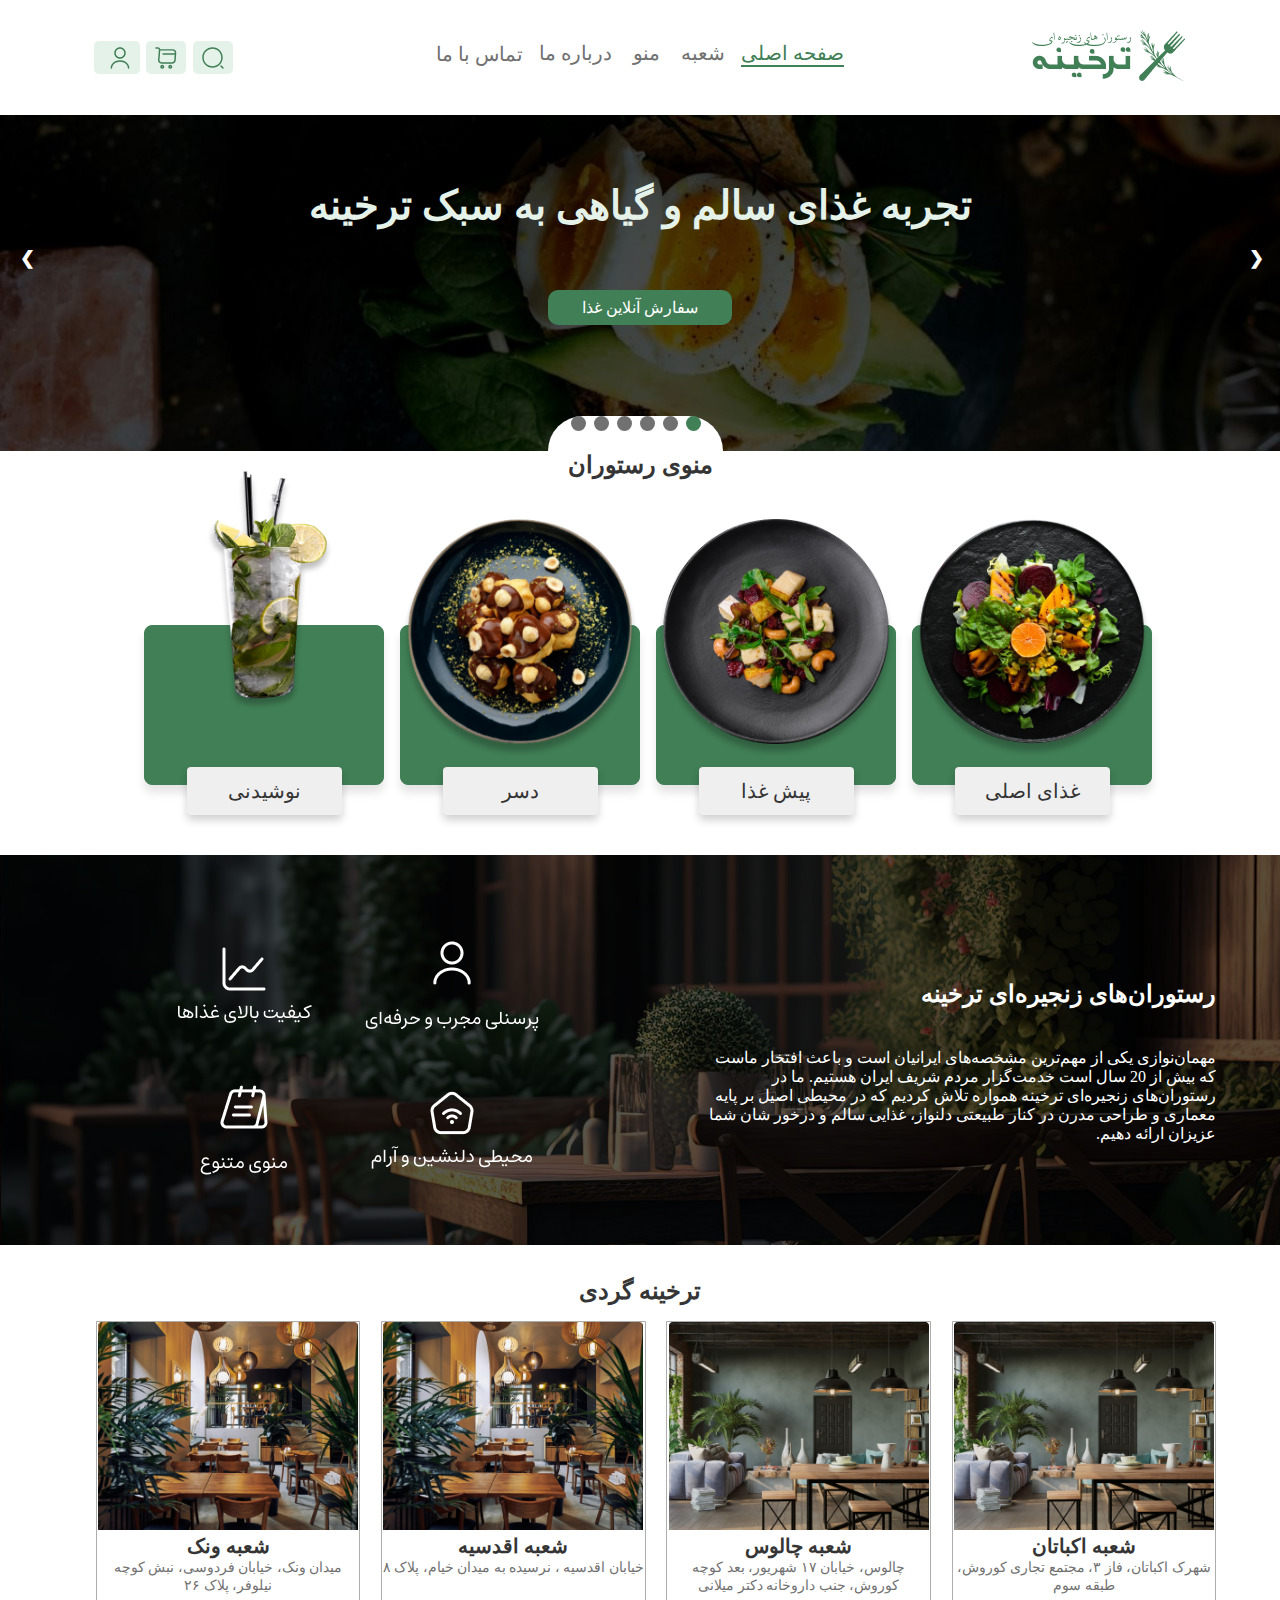
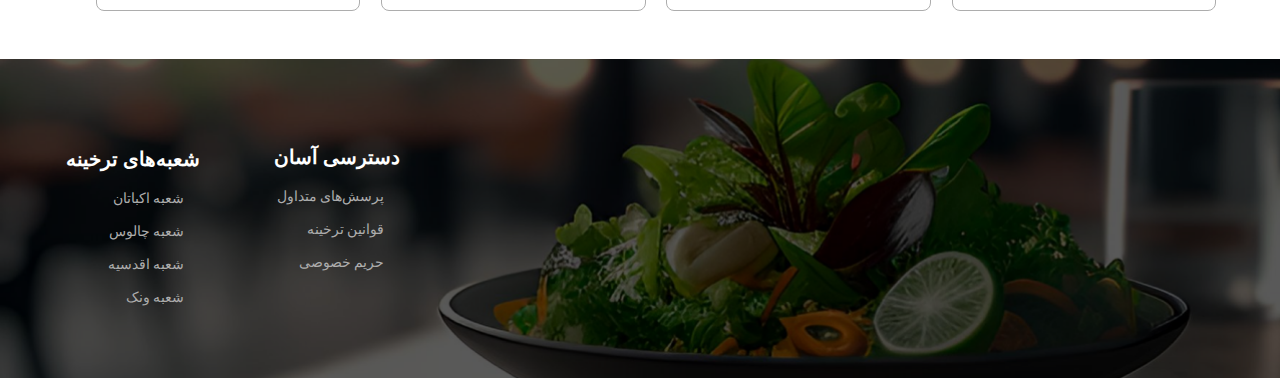
<file: index.html>
<!DOCTYPE html>
<html lang="en">
  <head>
    <meta charset="UTF-8" />
    <meta name="viewport" content="width=device-width, initial-scale=1.0" />
    <title>Main Page</title>
    <link rel="stylesheet" href="./designs/index.css" />
    <link
      rel="stylesheet"
      href="https://cdnjs.cloudflare.com/ajax/libs/font-awesome/6.4.2/css/all.min.css"
      integrity="sha512-z3gLpd7yknf1YoNbCzqRKc4qyor8gaKU1qmn+CShxbuBusANI9QpRohGBreCFkKxLhei6S9CQXFEbbKuqLg0DA=="
      crossorigin="anonymous"
      referrerpolicy="no-referrer"
    />
  </head>
  <body>
    <nav>
      <div class="logo">
        <img src="./designs/assets/Logo.png" alt="logo-tarkhine" />
      </div>
      <div class="header-state">
        <ul class="header-sections">
          <li class="main">
            <a
              href="./index.html"
              style="
                font-weight: 500;
                color: #417f56;
                border-bottom: 2px solid #417f56;
              "
              >صفحه اصلی</a
            >
          </li>
          <li class="branch">
            <a href="./branch.html">شعبه<i class="fas fa-chevron-down"></i></a>
            <div class="branch-items">
              <a href="./branch.html">اکباتان</a>
              <a>چالوس</a>
              <a>اقدسیه</a>
              <a>ونک</a>
            </div>
          </li>
          <li class="menu">
            <a href="">منو<i class="fas fa-chevron-down"></i></a>
            <div class="menu-items">
              <a href="./menu.html">غذای اصلی</a>
              <a href="./menu.html">پیش غذا</a>
              <a href="./menu.html">دسر</a>
              <a href="./menu.html">نوشیدنی</a>
            </div>
          </li>
          <li class="about-us">درباره ما</li>
          <li class="contact"><a href="contact.html">تماس با ما</a></li>
        </ul>
      </div>
      <div class="icons">
        <img
          src="./designs/assets/search-normal.svg"
          alt="search"
          class="search-btn"
        />
        <img src="./designs/assets/shopping-cart.svg" alt="shopping-cart" />
        <div class="user-icon-container">
          <div class="user-icon">
            <img src="./designs/assets/user.svg" alt="user" />
            <i class="fas fa-chevron-down"></i>
          </div>
          <div class="user-items">
            <!-- <a href="./profile.html"><img src="./designs/assets/userSVG.svg" alt="user-icon">پروفایل</a> -->
            <a href=""
              ><img src="./designs/assets/wallet-2.svg" alt="wallet-2" />پیگیری
              سفارش</a
            >
            <a href="./empty-interest.html"
              ><img src="./designs/assets/heartSVG.svg" alt="heart" />علاقه مندی
              ها</a
            >
            <a href=""
              ><img src="./designs/assets/locationSVG.svg" alt="location" />آدرس
              های من</a
            >
            <a href="" class="login"
              ><img src="./designs/assets/logoutSVG.svg" alt="logout" />ورود /
              ثبت نام</a
            >
          </div>
        </div>
      </div>
    </nav>
    <div class="backdrop">
      <div class="search-modal">
        <div class="search-title">
          <p>جستجو</p>
          <span>&times;</span>
        </div>
        <div class="search-content">
          <p>لطفا متن خود را تایپ و سپس دکمه Enter را بزنید.</p>
          <input type="search" name="search" id="search" placeholder="جستجو" />
          <img src="./designs/assets/search-black.svg" alt="" />
        </div>
      </div>
    </div>
    <div class="backdrop">
      <div class="modal">
        <div class="logo">
          <img src="./designs/assets/Logo.png" alt="logo" />
          <span class="close-modal">&times;</span>
        </div>
        <div class="login-title">
          <p>ورود / ثبت نام</p>
          <p class="desc">
            با وارد کردن شماره موبایل کد تاییدی برای شما ارسال خواهد شد.
          </p>
        </div>
        <fieldset>
          <legend>شماره همراه</legend>
          <input type="text" id="number" inputmode="numeric" pattern="[0-9]+" />
        </fieldset>
        <button disabled id="continue">ادامه</button>
        <p class="rules">
          ورود و عضویت در ترخینه به منزله قبول
          <a href="">قوانین و مقررات </a>است.
        </p>
      </div>
    </div>

    <section class="slider">
      <div class="list">
        <div class="slides fade">
          <img src="./designs/assets/Slider.png" alt="food-pic" />
        </div>
        <div class="slides fade">
          <img src="./designs/assets/slider-1.png" alt="food-pic" />
        </div>
        <div class="slides fade">
          <img src="./designs/assets/slider-2.jpg" alt="food-pic" />
        </div>
        <div class="slides fade">
          <img src="./designs/assets/slider-3.jpg" alt="food-pic" />
        </div>
        <div class="slides fade">
          <img src="./designs/assets/slider-4.jpg" alt="food-pic" />
        </div>
        <div class="slides fade">
          <img src="./designs/assets/slider-5.jpg" alt="food-pic" />
        </div>
      </div>
      <a href="#" class="prev">&#10094;</a>
      <a href="#" class="next">&#10095;</a>
      <div class="top-sec">
        <p class="slidebar-text">تجربه غذای سالم و گیاهی به سبک ترخینه</p>
      </div>
      <div class="button-container">
        <button class="order">سفارش آنلاین غذا</button>
      </div>

      <div class="bullets">
        <span class="dot active"></span>
        <span class="dot"></span>
        <span class="dot"></span>
        <span class="dot"></span>
        <span class="dot"></span>
        <span class="dot"></span>
      </div>
    </section>

    <section class="menu">
      <div class="title"><p>منوی رستوران</p></div>
      <div class="menu-container">
        <div class="menu-section">
          <img src="./designs/assets/main-course.png " alt="main-course" />
          <span class="img-container"></span>
          <button class="menu-btns"><a href="./menu.html">غذای اصلی</a></button>
        </div>

        <div class="menu-section">
          <img src="./designs/assets/appetizer.png " alt="appetizer" />
          <span class="img-container"></span>
          <button class="menu-btns">پیش غذا</button>
        </div>

        <div class="menu-section">
          <img src="./designs/assets/dessert.png" alt="dessert" />
          <span class="img-container"></span>
          <button class="menu-btns">دسر</button>
        </div>

        <div class="menu-section">
          <img class="drink-img" src="./designs/assets/drink.png" alt="drink" />
          <span class="img-container"></span>
          <button class="menu-btns">نوشیدنی</button>
        </div>
      </div>
    </section>

    <section class="about">
      <div class="right-sec">
        <p class="title">رستوران‌های زنجیره‌ای ترخینه</p>
        <p class="desc">
          مهمان‌نوازی یکی از مهم‌ترین مشخصه‌های ایرانیان است و باعث افتخار ماست
          که بیش از 20 سال است خدمت‌گزار مردم شریف ایران هستیم. ما در
          رستوران‌های زنجیره‌ای ترخینه همواره تلاش کردیم که در محیطی اصیل بر
          پایه معماری و طراحی مدرن در کنار طبیعتی دلنواز، غذایی سالم و درخور شان
          شما عزیزان ارائه دهیم.
        </p>
      </div>
      <div class="left-sec">
        <img src="./designs/assets/features.png" alt="" />
      </div>
    </section>

    <p class="branch-title">ترخینه گردی</p>
    <section class="branches">
      <div class="branch branch-one">
        <img
          class="branch-img"
          src="./designs/assets/chaloos.png"
          alt="ekbatan"
        />
        <p class="name">شعبه اکباتان</p>
        <span class="address"
          >شهرک اکباتان، فاز ۳، مجتمع تجاری کوروش، طبقه سوم</span
        >
      </div>

      <div class="branch branch-two">
        <img
          class="branch-img"
          src="./designs/assets/chaloos.png"
          alt="chaloos"
        />
        <p class="name">شعبه چالوس</p>
        <span class="address"
          >چالوس، خیابان ۱۷ شهریور، بعد کوچه کوروش، جنب داروخانه دکتر
          میلانی</span
        >
      </div>

      <div class="branch branch-three">
        <img
          class="branch-img"
          src="./designs/assets/aghdasie.png"
          alt="aghdasie"
        />
        <p class="name">شعبه اقدسیه</p>
        <span class="address"
          >خیابان اقدسیه ، نرسیده به میدان خیام، پلاک ۸</span
        >
      </div>

      <div class="branch branch-four">
        <img
          class="branch-img"
          src="./designs/assets/aghdasie.png"
          alt="aghdasie"
        />
        <p class="name">شعبه ونک</p>
        <span class="address"
          >میدان ونک، خیابان فردوسی، نبش کوچه نیلوفر، پلاک ۲۶</span
        >
      </div>
    </section>

    <footer>
      <div class="contact">
        <p class="title">دسترسی آسان</p>
        <a href="#">پرسش‌های متداول</a>
        <a href="#">قوانین ترخینه</a>
        <a href="#">حریم خصوصی</a>
      </div>
      <div class="footer-branch">
        <p class="title">شعبه‌های ترخینه</p>
        <a href="#">شعبه اکباتان</a>
        <a href="#">شعبه چالوس</a>
        <a href="#">شعبه اقدسیه</a>
        <a href="#">شعبه ونک</a>
      </div>
    </footer>
    <script src="./designs/js/index.js"></script>
  </body>
</html>
</file>
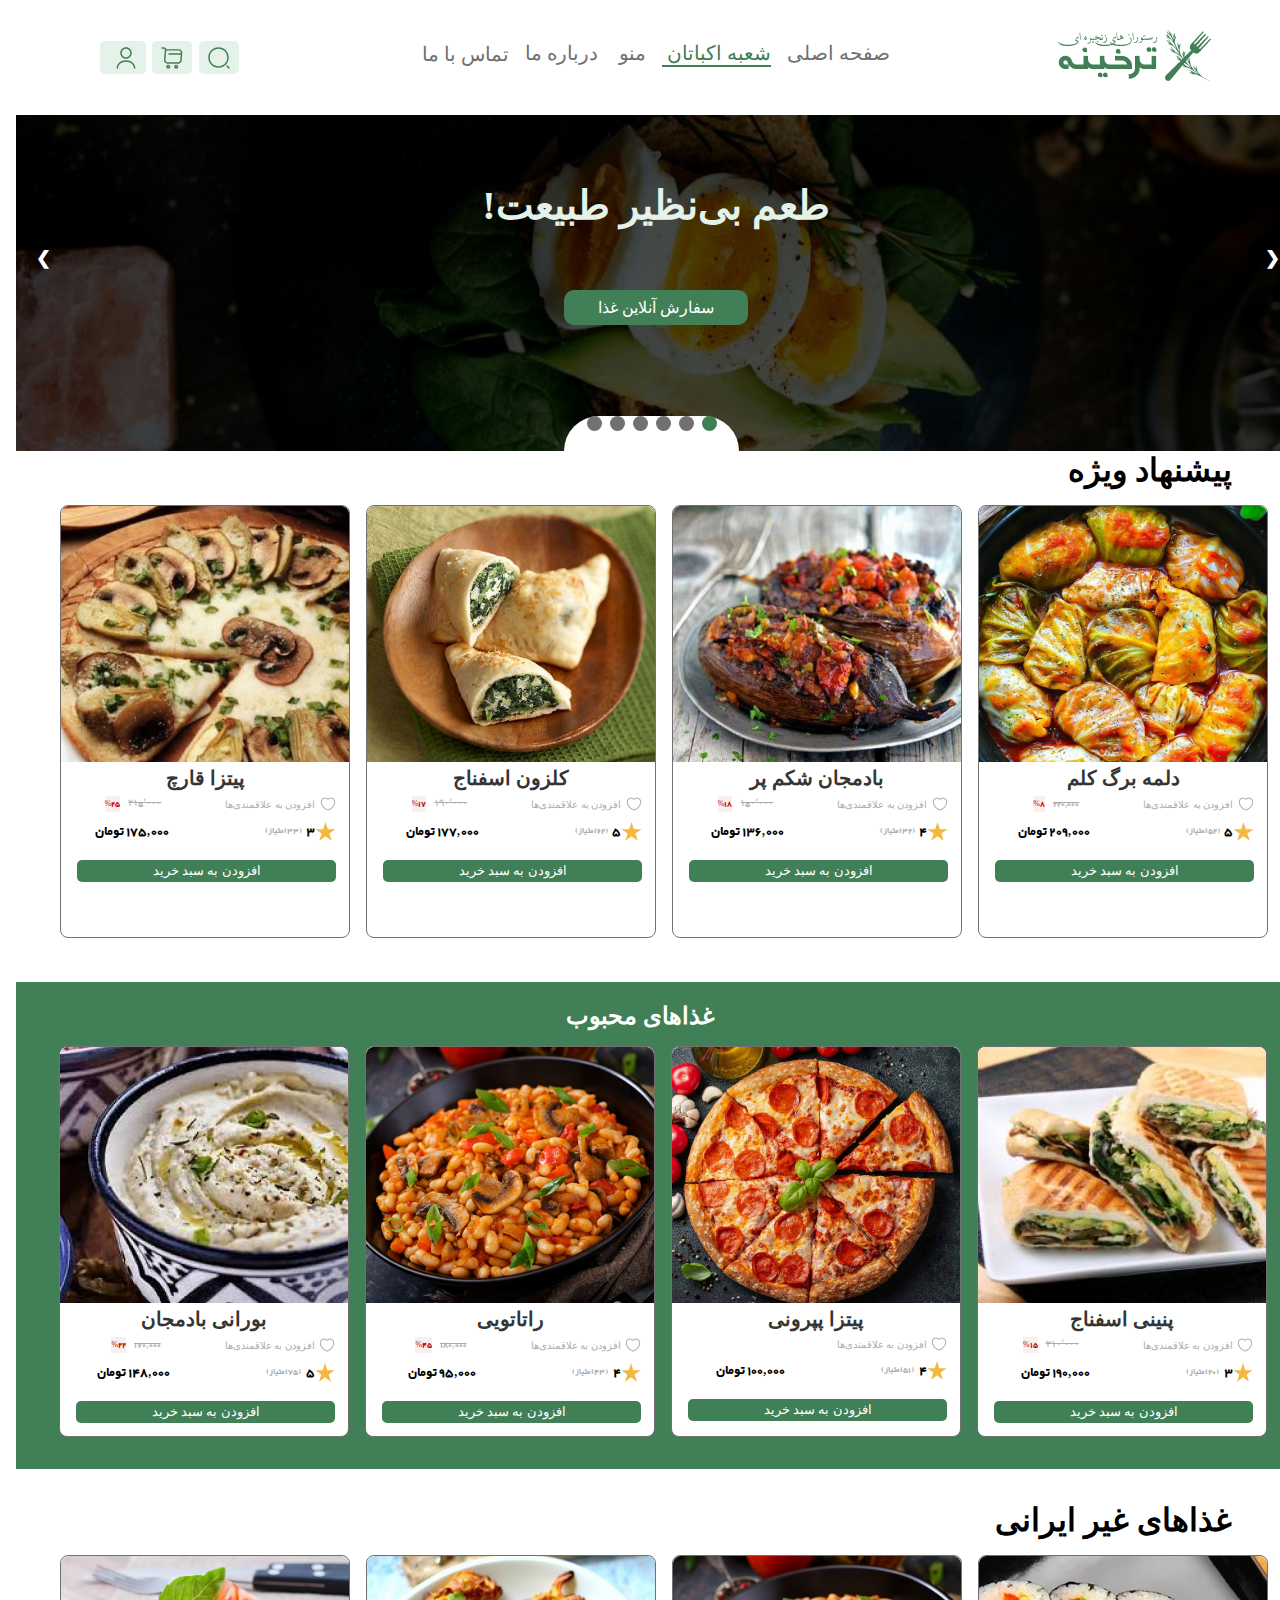
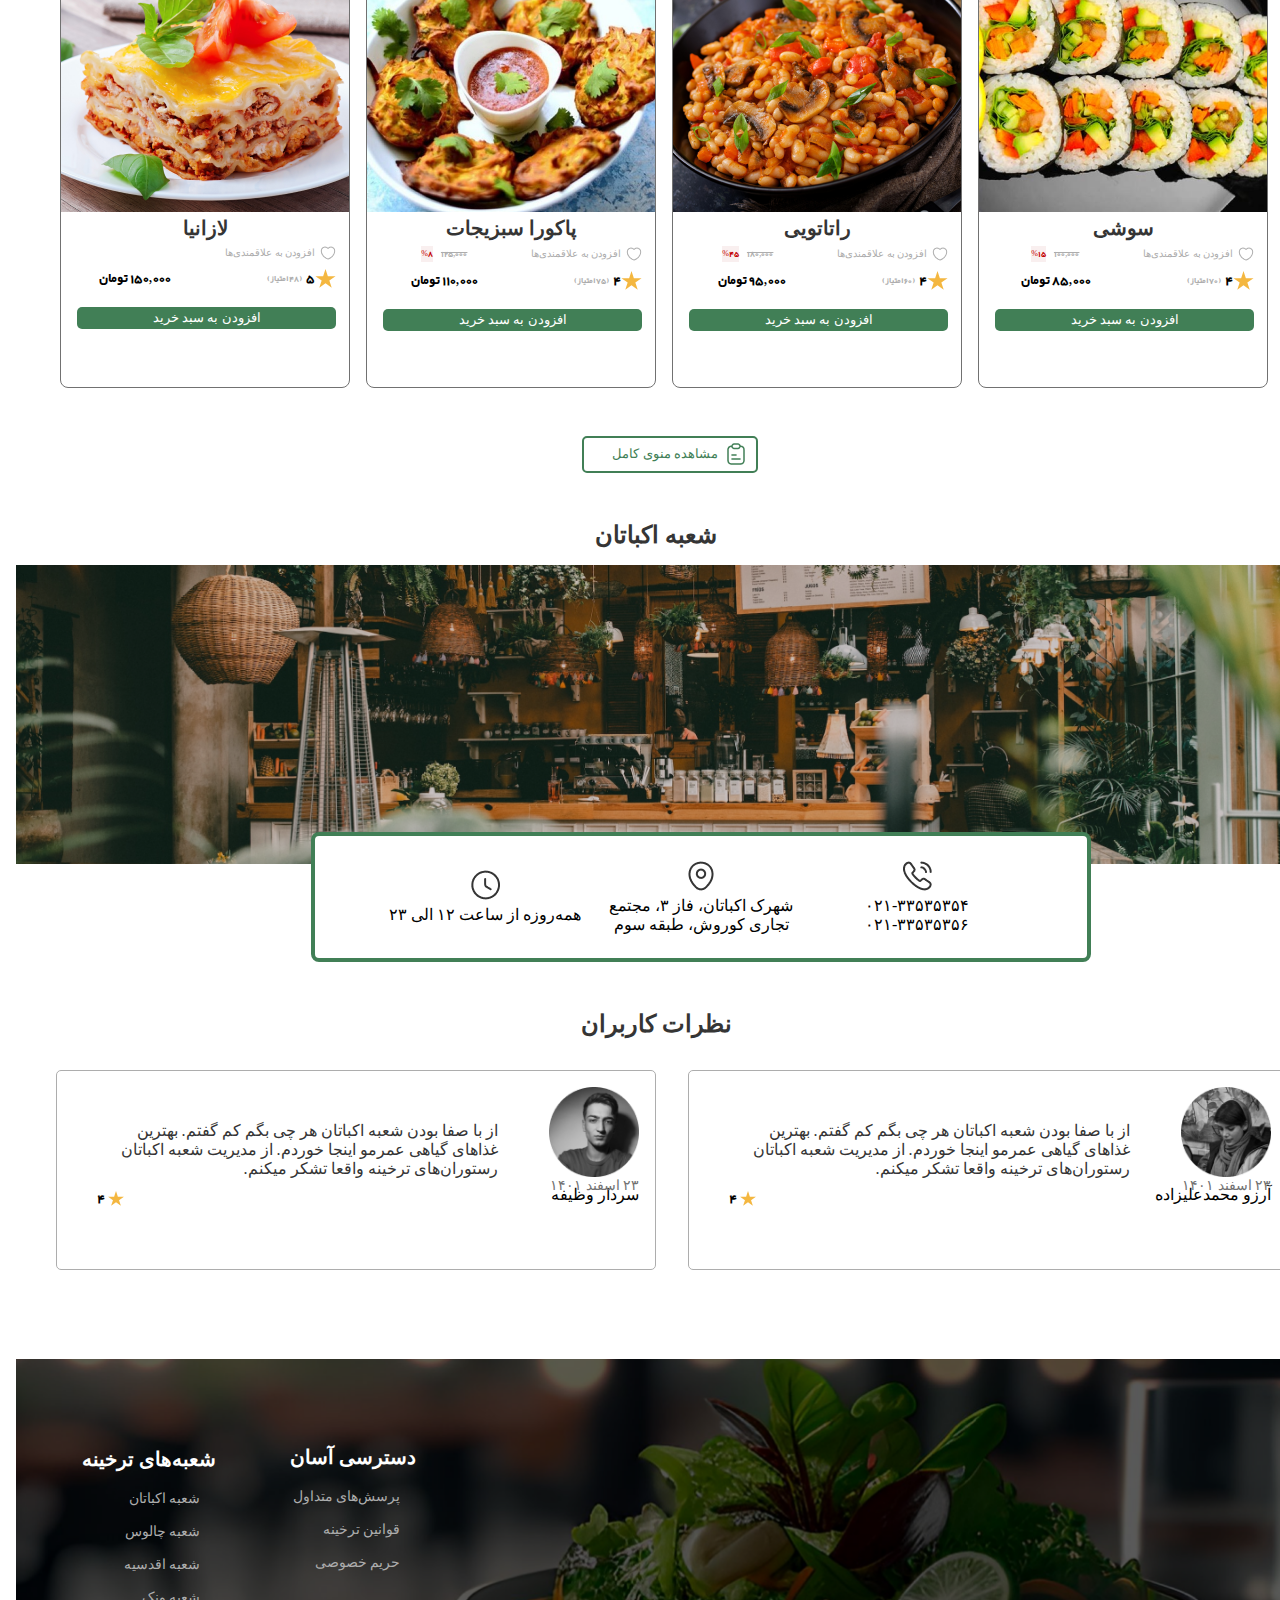
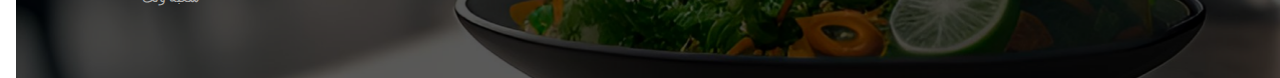
<file: branch.html>
<!DOCTYPE html>
<html lang="en">
  <head>
    <meta charset="UTF-8" />
    <meta name="viewport" content="width=device-width, initial-scale=1.0" />
    <title>Ekbatan branch</title>
    <link rel="stylesheet" href="./designs/branch.css" />
    <link
      rel="stylesheet"
      href="https://cdnjs.cloudflare.com/ajax/libs/font-awesome/6.4.2/css/all.min.css"
      integrity="sha512-z3gLpd7yknf1YoNbCzqRKc4qyor8gaKU1qmn+CShxbuBusANI9QpRohGBreCFkKxLhei6S9CQXFEbbKuqLg0DA=="
      crossorigin="anonymous"
      referrerpolicy="no-referrer"
    />
  </head>
  <body>
    <nav>
      <div class="logo">
        <img src="./designs/assets/Logo.png" alt="logo-tarkhine" />
      </div>
      <div class="header-state">
        <ul class="header-sections">
          <li class="main">
            <a href="./index.html">صفحه اصلی</a>
          </li>
          <li class="branch">
            <a
              href="./branch.html"
              style="
                font-weight: 500;
                color: #417f56;
                border-bottom: 2px solid #417f56;
              "
              >شعبه اکباتان<i class="fas fa-chevron-down"></i
            ></a>
            <div class="branch-items">
              <a>اکباتان</a>
              <a>چالوس</a>
              <a>اقدسیه</a>
              <a>ونک</a>
            </div>
          </li>
          <li class="menu">
            <a href="./menu.html">منو<i class="fas fa-chevron-down"></i></a>
            <div class="menu-items">
              <a href="./menu.html">غذای اصلی</a>
              <a href="./menu.html">پیش غذا</a>
              <a href="./menu.html">دسر</a>
              <a href="./menu.html">نوشیدنی</a>
            </div>
          </li>
          <li class="about-us">درباره ما</li>
          <li class="contact"><a href="contact.html">تماس با ما</a></li>
        </ul>
      </div>
      <div class="icons">
        <img src="./designs/assets/search-normal.svg" alt="search" />
        <img src="./designs/assets/shopping-cart.svg" alt="shopping-cart" />
        <div class="user-icon-container">
          <div class="user-icon">
            <img src="./designs/assets/user.svg" alt="user" />
            <i class="fas fa-chevron-down"></i>
          </div>
          <div class="user-items">
            <a href="./profile.html"
              ><img
                src="./designs/assets/userSVG.svg"
                alt="user-icon"
              />پروفایل</a
            >
            <a href=""
              ><img src="./designs/assets/wallet-2.svg" alt="wallet-2" />پیگیری
              سفارش</a
            >
            <a href="./empty-interest.html"
              ><img src="./designs/assets/heartSVG.svg" alt="heart" />علاقه مندی
              ها</a
            >
            <a href=""
              ><img src="./designs/assets/locationSVG.svg" alt="location" />آدرس
              های من</a
            >
            <a href=""
              ><img src="./designs/assets/logoutSVG.svg" alt="logout" />خروج از
              سایت</a
            >
          </div>
        </div>
      </div>
    </nav>
    <section class="slider">
      <div class="list">
        <div class="slides fade">
          <img src="./designs/assets/Slider.png" alt="food-pic" />
        </div>
        <div class="slides fade">
          <img src="./designs/assets/slider-1.png" alt="food-pic" />
        </div>
        <div class="slides fade">
          <img src="./designs/assets/slider-2.jpg" alt="food-pic" />
        </div>
        <div class="slides fade">
          <img src="./designs/assets/slider-3.jpg" alt="food-pic" />
        </div>
        <div class="slides fade">
          <img src="./designs/assets/slider-4.jpg" alt="food-pic" />
        </div>
        <div class="slides fade">
          <img src="./designs/assets/slider-5.jpg" alt="food-pic" />
        </div>
      </div>
      <a href="#" class="prev">&#10094;</a>
      <a href="#" class="next">&#10095;</a>
      <div class="top-section">
        <p class="slidebar-text">طعم بی‌نظیر طبیعت!</p>
      </div>
      <div class="button-container">
        <button class="order">سفارش آنلاین غذا</button>
      </div>

      <div class="bullets">
        <span class="dot active"></span>
        <span class="dot"></span>
        <span class="dot"></span>
        <span class="dot"></span>
        <span class="dot"></span>
        <span class="dot"></span>
      </div>
    </section>

    <h1>پیشنهاد ویژه</h1>

    <section class="special-box">
      <div class="box-container">
        <div class="slide-img">
          <img src="./designs/assets/special/dolme.png" alt="dolme" />
        </div>
        <p class="food-title">دلمه برگ کلم</p>
        <div class="top-sec">
          <div class="add-to-fav">
            <img src="./designs/assets/whiteHeart.png" alt="whiteHeart" />
            <p>افزودن به علاقمندی‌ها</p>
          </div>
          <div class="price-box">
            <p class="offprice">220,000</p>
            <span class="discount"><span>%</span>8</span>
          </div>
        </div>
        <div class="bottom-sec">
          <div class="star-box">
            <img src="./designs/assets/Star.svg" alt="Star" />
            <p class="star-number">5</p>
            <p class="star-point">(52 امتیاز)</p>
          </div>
          <p class="last-price">209,000 تومان</p>
        </div>
        <button class="add-to-cart">افزودن به سبد خرید</button>
      </div>
      <div class="box-container">
        <div class="slide-img">
          <img
            src="./designs/assets/special/bademjoon-shekampor.png"
            alt="bademjoon"
          />
        </div>
        <p class="food-title">بادمجان شکم پر</p>
        <div class="top-sec">
          <div class="add-to-fav">
            <img src="./designs/assets/whiteHeart.png" alt="whiteHeart" />
            <p>افزودن به علاقمندی‌ها</p>
          </div>
          <div class="price-box">
            <p class="offprice">۱۵۰٬۰۰۰</p>
            <span class="discount"><span>%</span>18</span>
          </div>
        </div>
        <div class="bottom-sec">
          <div class="star-box">
            <img src="./designs/assets/Star.svg" alt="Star" />
            <p class="star-number">4</p>
            <p class="star-point">(32 امتیاز)</p>
          </div>
          <p class="last-price">136,000 تومان</p>
        </div>
        <button class="add-to-cart">افزودن به سبد خرید</button>
      </div>
      <div class="box-container">
        <div class="slide-img">
          <img src="./designs/assets/special/kalzone.png" alt="kalzone" />
        </div>
        <p class="food-title">کلزون اسفناج</p>
        <div class="top-sec">
          <div class="add-to-fav">
            <img src="./designs/assets/whiteHeart.png" alt="whiteHeart" />
            <p>افزودن به علاقمندی‌ها</p>
          </div>
          <div class="price-box">
            <p class="offprice">۱۹۰٬۰۰۰</p>
            <span class="discount"><span>%</span>17</span>
          </div>
        </div>
        <div class="bottom-sec">
          <div class="star-box">
            <img src="./designs/assets/Star.svg" alt="Star" />
            <p class="star-number">5</p>
            <p class="star-point">(62 امتیاز)</p>
          </div>
          <p class="last-price">177,000 تومان</p>
        </div>
        <button class="add-to-cart">افزودن به سبد خرید</button>
      </div>
      <div class="box-container">
        <div class="slide-img">
          <img
            src="./designs/assets/special/pizza-gharch.png"
            alt="pizza-gharch"
          />
        </div>
        <p class="food-title">پیتزا قارچ</p>
        <div class="top-sec">
          <div class="add-to-fav">
            <img src="./designs/assets/whiteHeart.png" alt="whiteHeart" />
            <p>افزودن به علاقمندی‌ها</p>
          </div>
          <div class="price-box">
            <p class="offprice">۲۱۵٬۰۰۰</p>
            <span class="discount"><span>%</span>25</span>
          </div>
        </div>
        <div class="bottom-sec">
          <div class="star-box">
            <img src="./designs/assets/Star.svg" alt="Star" />
            <p class="star-number">3</p>
            <p class="star-point">(33 امتیاز)</p>
          </div>
          <p class="last-price">175,000 تومان</p>
        </div>
        <button class="add-to-cart">افزودن به سبد خرید</button>
      </div>
    </section>
    <h2 class="fav-title">غذاهای محبوب</h2>
    <section class="fav-box">
      <div class="box-container">
        <div class="slide-img">
          <img src="./designs/assets/special/fav/peniny.png" alt="peniny" />
        </div>
        <p class="food-title">پنینی اسفناج</p>
        <div class="top-sec">
          <div class="add-to-fav">
            <img src="./designs/assets/whiteHeart.png" alt="whiteHeart" />
            <p>افزودن به علاقمندی‌ها</p>
          </div>
          <div class="price-box">
            <p class="offprice">۲۱۰٬۰۰۰</p>
            <span class="discount"><span>%</span>15</span>
          </div>
        </div>
        <div class="bottom-sec">
          <div class="star-box">
            <img src="./designs/assets/Star.svg" alt="Star" />
            <p class="star-number">3</p>
            <p class="star-point">(20 امتیاز)</p>
          </div>
          <p class="last-price">190,000 تومان</p>
        </div>
        <button class="add-to-cart">افزودن به سبد خرید</button>
      </div>
      <div class="box-container">
        <div class="slide-img">
          <img src="./designs/assets/special/fav/peperoni.png" alt="peperoni" />
        </div>
        <p class="food-title">پیتزا پپرونی</p>
        <div class="top-sec">
          <div class="add-to-fav">
            <img src="./designs/assets/whiteHeart.png" alt="whiteHeart" />
            <p>افزودن به علاقمندی‌ها</p>
          </div>
        </div>
        <div class="bottom-sec">
          <div class="star-box">
            <img src="./designs/assets/Star.svg" alt="Star" />
            <p class="star-number">4</p>
            <p class="star-point">(51 امتیاز)</p>
          </div>
          <p class="last-price">100,000 تومان</p>
        </div>
        <button class="add-to-cart">افزودن به سبد خرید</button>
      </div>
      <div class="box-container">
        <div class="slide-img">
          <img src="./designs/assets/special/fav/ratatoyi.png" alt="kalzone" />
        </div>
        <p class="food-title">راتاتویی</p>
        <div class="top-sec">
          <div class="add-to-fav">
            <img src="./designs/assets/whiteHeart.png" alt="whiteHeart" />
            <p>افزودن به علاقمندی‌ها</p>
          </div>
          <div class="price-box">
            <p class="offprice">180,000</p>
            <span class="discount"><span>%</span>45</span>
          </div>
        </div>
        <div class="bottom-sec">
          <div class="star-box">
            <img src="./designs/assets/Star.svg" alt="Star" />
            <p class="star-number">4</p>
            <p class="star-point">(43 امتیاز)</p>
          </div>
          <p class="last-price">95,000 تومان</p>
        </div>
        <button class="add-to-cart">افزودن به سبد خرید</button>
      </div>
      <div class="box-container">
        <div class="slide-img">
          <img src="./designs/assets/special/fav/borani.png" alt="borani" />
        </div>
        <p class="food-title">بورانی بادمجان</p>
        <div class="top-sec">
          <div class="add-to-fav">
            <img src="./designs/assets/whiteHeart.png" alt="whiteHeart" />
            <p>افزودن به علاقمندی‌ها</p>
          </div>
          <div class="price-box">
            <p class="offprice">170,000</p>
            <span class="discount"><span>%</span>22</span>
          </div>
        </div>
        <div class="bottom-sec">
          <div class="star-box">
            <img src="./designs/assets/Star.svg" alt="Star" />
            <p class="star-number">5</p>
            <p class="star-point">(75 امتیاز)</p>
          </div>
          <p class="last-price">148,000 تومان</p>
        </div>
        <button class="add-to-cart">افزودن به سبد خرید</button>
      </div>
    </section>
    <h1>غذاهای غیر ایرانی</h1>
    <div class="carousel-container">
      <section class="foreign-box">
        <div class="box-container">
          <div class="slide-img">
            <img src="./designs/assets/special/foreign/sushi.png" alt="sushi" />
          </div>
          <p class="food-title">سوشی</p>
          <div class="top-sec">
            <div class="add-to-fav">
              <img src="./designs/assets/whiteHeart.png" alt="whiteHeart" />
              <p>افزودن به علاقمندی‌ها</p>
            </div>
            <div class="price-box">
              <p class="offprice">100,000</p>
              <span class="discount"><span>%</span>15</span>
            </div>
          </div>
          <div class="bottom-sec">
            <div class="star-box">
              <img src="./designs/assets/Star.svg" alt="Star" />
              <p class="star-number">4</p>
              <p class="star-point">(70 امتیاز)</p>
            </div>
            <p class="last-price">85,000 تومان</p>
          </div>
          <button class="add-to-cart">افزودن به سبد خرید</button>
        </div>
        <div class="box-container">
          <div class="slide-img">
            <img
              src="./designs/assets/special/fav/ratatoyi.png"
              alt="ratatoyi"
            />
          </div>
          <p class="food-title">راتاتویی</p>
          <div class="top-sec">
            <div class="add-to-fav">
              <img src="./designs/assets/whiteHeart.png" alt="whiteHeart" />
              <p>افزودن به علاقمندی‌ها</p>
            </div>
            <div class="price-box">
              <p class="offprice">180,000</p>
              <span class="discount"><span>%</span>45</span>
            </div>
          </div>
          <div class="bottom-sec">
            <div class="star-box">
              <img src="./designs/assets/Star.svg" alt="Star" />
              <p class="star-number">4</p>
              <p class="star-point">(60 امتیاز)</p>
            </div>
            <p class="last-price">95,000 تومان</p>
          </div>
          <button class="add-to-cart">افزودن به سبد خرید</button>
        </div>
        <div class="box-container">
          <div class="slide-img">
            <img
              src="./designs/assets/special/foreign/pakora.png"
              alt="pakora"
            />
          </div>
          <p class="food-title">پاکورا سبزیجات</p>
          <div class="top-sec">
            <div class="add-to-fav">
              <img src="./designs/assets/whiteHeart.png" alt="whiteHeart" />
              <p>افزودن به علاقمندی‌ها</p>
            </div>
            <div class="price-box">
              <p class="offprice">125,000</p>
              <span class="discount"><span>%</span>8</span>
            </div>
          </div>
          <div class="bottom-sec">
            <div class="star-box">
              <img src="./designs/assets/Star.svg" alt="Star" />
              <p class="star-number">4</p>
              <p class="star-point">(75 امتیاز)</p>
            </div>
            <p class="last-price">110,000 تومان</p>
          </div>
          <button class="add-to-cart">افزودن به سبد خرید</button>
        </div>
        <div class="box-container">
          <div class="slide-img">
            <img
              src="./designs/assets/special/foreign/lasania.png"
              alt="lasania"
            />
          </div>
          <p class="food-title">لازانیا</p>
          <div class="top-sec">
            <div class="add-to-fav">
              <img src="./designs/assets/whiteHeart.png" alt="whiteHeart" />
              <p>افزودن به علاقمندی‌ها</p>
            </div>
          </div>
          <div class="bottom-sec">
            <div class="star-box">
              <img src="./designs/assets/Star.svg" alt="Star" />
              <p class="star-number">5</p>
              <p class="star-point">(48 امتیاز)</p>
            </div>
            <p class="last-price">150,000 تومان</p>
          </div>
          <button class="add-to-cart">افزودن به سبد خرید</button>
        </div>
      </section>
    </div>

    <div class="go-to-menu">
      <a href="./menu.html">
        <img src="./designs/assets/note.png" alt="note" />
        <button>مشاهده منوی کامل</button>
      </a>
    </div>

    <h2>شعبه اکباتان</h2>
    <img
      class="branch-picture"
      src="./designs/assets/ekbatan-branch.png"
      alt="Ekbatan"
    />

    <div class="branch-info">
      <div class="phone">
        <img src="./designs/assets/call-calling.png" alt="call-icon" />
        <p class="phoneNumber">۰۲۱-۳۳۵۳۵۳۵۴</p>
        <p class="phoneNumber">۰۲۱-۳۳۵۳۵۳۵۶</p>
      </div>
      <div class="location">
        <img src="./designs/assets/location.png" alt="location-icon" />
        <p class="address">شهرک اکباتان، فاز ۳، مجتمع تجاری کوروش، طبقه سوم</p>
      </div>
      <div class="hours">
        <img src="./designs/assets/clock.png" alt="clock-icon" />
        <p class="hours">همه‌روزه از ساعت ۱۲ الی ۲۳</p>
      </div>
    </div>

    <h2>نظرات کاربران</h2>

    <section class="customer-preview">
      <div class="customer">
        <div class="profile">
          <img src="./designs/assets/profile-1.png" alt="profile-pic" />
          <p class="pic-name">آرزو محمدعلیزاده</p>
        </div>
        <p class="opinion">
          از با صفا بودن شعبه اکباتان هر چی بگم کم گفتم. بهترین غذاهای گیاهی
          عمرمو اینجا خوردم. از مدیریت شعبه اکباتان رستوران‌های ترخینه واقعا
          تشکر میکنم.
        </p>
        <div class="date-container">
          <p class="date">۲۳ اسفند ۱۴۰۱</p>
          <p class="star-rate">
            <img src="./designs/assets/Star.svg" alt="Star" />4
          </p>
        </div>
      </div>

      <div class="customer">
        <div class="profile">
          <img src="./designs/assets/profile-2.png" alt="profile-pic" />
          <p class="pic-name">سردار وظیفه</p>
        </div>
        <p class="opinion">
          از با صفا بودن شعبه اکباتان هر چی بگم کم گفتم. بهترین غذاهای گیاهی
          عمرمو اینجا خوردم. از مدیریت شعبه اکباتان رستوران‌های ترخینه واقعا
          تشکر میکنم.
        </p>
        <div class="date-container">
          <p class="date">۲۳ اسفند ۱۴۰۱</p>
          <p class="star-rate">
            <img src="./designs/assets/Star.svg" alt="Star" />4
          </p>
        </div>
      </div>
    </section>
    <footer>
      <div class="contact">
        <p class="title">دسترسی آسان</p>
        <a href="#">پرسش‌های متداول</a>
        <a href="#">قوانین ترخینه</a>
        <a href="#">حریم خصوصی</a>
      </div>
      <div class="footer-branch">
        <p class="title">شعبه‌های ترخینه</p>
        <a href="#">شعبه اکباتان</a>
        <a href="#">شعبه چالوس</a>
        <a href="#">شعبه اقدسیه</a>
        <a href="#">شعبه ونک</a>
      </div>
    </footer>
  </body>
  <script src="./designs/js/branch.js"></script>
</html>
</file>
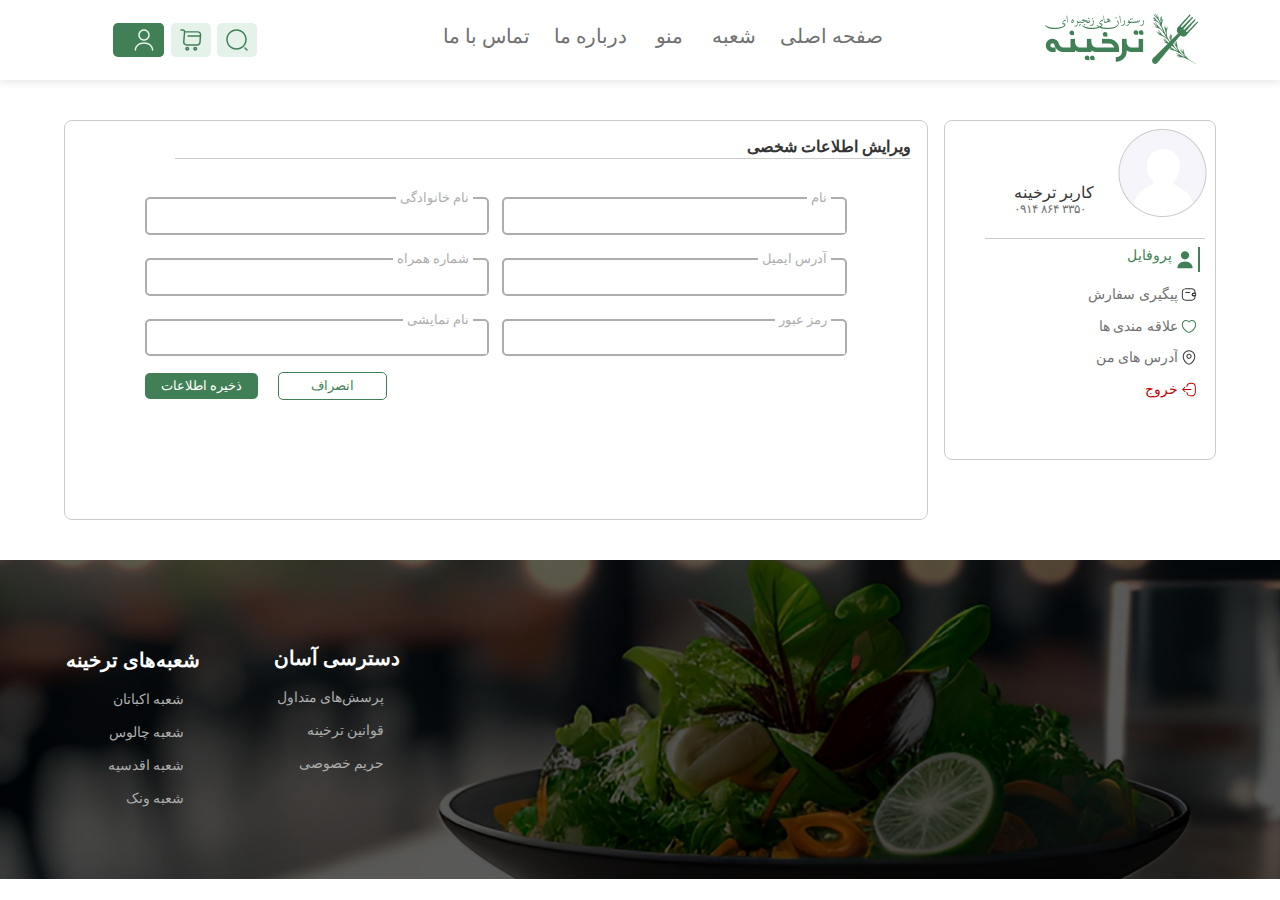
<file: edit-profile.html>
<!DOCTYPE html>
<html lang="en">
  <head>
    <meta charset="UTF-8" />
    <meta name="viewport" content="width=device-width, initial-scale=1.0" />
    <title>Edit Profile</title>
    <link rel="stylesheet" href="./designs/edit-profile.css" />
  </head>
  <body>
    <nav>
      <div class="logo">
        <img src="./designs/assets/Logo.png" alt="logo-tarkhine" />
      </div>
      <div class="header-state">
        <ul class="header-sections">
          <li class="main">
            <a href="./index.html" style="color: #717171">صفحه اصلی</a>
          </li>
          <li class="branch">
            <a href="./branch.html">شعبه<i class="fas fa-chevron-down"></i></a>
            <div class="branch-items">
              <a>اکباتان</a>
              <a>چالوس</a>
              <a>اقدسیه</a>
              <a>ونک</a>
            </div>
          </li>
          <li class="menu">
            <a href="./menu.html">منو<i class="fas fa-chevron-down"></i></a>
            <div class="menu-items">
              <a href="">غذای اصلی</a>
              <a href="">پیش غذا</a>
              <a href="">دسر</a>
              <a href="">نوشیدنی</a>
            </div>
          </li>
          <li class="about-us">درباره ما</li>
          <li class="contact"><a href="contact.html">تماس با ما</a></li>
        </ul>
      </div>
      <div class="icons">
        <img src="./designs/assets/search-normal.svg" alt="search" />
        <img src="./designs/assets/shopping-cart.svg" alt="shopping-cart" />
        <div class="user-icon-container">
          <div class="user-icon">
            <img src="./designs/assets/userWhite.svg" alt="user" />
            <i class="fas fa-chevron-down"></i>
          </div>
          <div class="user-items">
            <a href="./profile.html"
              ><img
                src="./designs/assets/userSVG.svg"
                alt="user-icon"
              />پروفایل</a
            >
            <a href=""
              ><img src="./designs/assets/wallet-2.svg" alt="wallet-2" />پیگیری
              سفارش</a
            >
            <a href=""
              ><img src="./designs/assets/heartSVG.svg" alt="heart" />علاقه مندی
              ها</a
            >
            <a href=""
              ><img src="./designs/assets/locationSVG.svg" alt="location" />آدرس
              های من</a
            >
            <a href=""
              ><img src="./designs/assets/logoutSVG.svg" alt="logout" />خروج از
              سایت</a
            >
          </div>
        </div>
      </div>
    </nav>

    <section class="profile">
      <div class="profile-container">
        <div class="panel-group">
          <div class="avatar">
            <img src="./designs/assets/Ellipse 18.jpg" alt="profile-pic" />
            <div class="avatar-info">
              <p class="profile-name">کاربر ترخینه</p>
              <p class="profile-number">۰۹۱۴ ۸۶۴ ۳۳۵۰</p>
            </div>
          </div>
          <span class="horizantal-line"></span>
          <div class="group-items">
            <a href="./profile.html"
              ><span class="profile-line"></span
              ><img
                src="./designs/assets/userGreenSVG.svg"
                alt="user-icon"
              />پروفایل</a
            >
            <a href=""
              ><img src="./designs/assets/wallet-2.svg" alt="wallet-2" />پیگیری
              سفارش</a
            >
            <a href="./empty-interest.html"
              ><img src="./designs/assets/heartSVG.svg" alt="heart" />علاقه مندی
              ها</a
            >
            <a href=""
              ><img src="./designs/assets/locationSVG.svg" alt="location" />آدرس
              های من</a
            >
            <a href=""
              ><img src="./designs/assets/logoutRedSVG.svg" alt="logout" />خروج
            </a>
          </div>
        </div>

        <div class="form-sec">
          <p class="form-title">ویرایش اطلاعات شخصی</p>
          <span class="second-horizantal-line"></span>
          <form action="">
            <fieldset>
              <legend>نام</legend>
              <input type="text" name="firstName" id="firstName" autocomplete="off"  />
            </fieldset>

            <fieldset>
              <legend>نام خانوادگی</legend>
              <input type="text" name="lastName" id="lastName" autocomplete="off"/>
            </fieldset>

            <fieldset>
              <legend>آدرس ایمیل</legend>
              <input type="email" name="email" id="email" autocomplete="off"/>
            </fieldset>

            <fieldset>
              <legend>شماره همراه</legend>
              <input type="text" lang="fa" name="number" id="number" dir="ltr" autocomplete="off" />
            </fieldset>

            <fieldset>
              <legend>رمز عبور</legend>
              <input type="password" name="password" id="password" autocomplete="off" />
            </fieldset>

            <fieldset>
              <legend>نام نمایشی</legend>
              <input type="text" name="displayName" id="displayName" dir="ltr" pattern="[A-Za-z\s]+" lang="en" autocomplete="off"/>
            </fieldset>
          </form>
          <div class="buttons">
            <button class="exit"><a href="./profile.html">انصراف</a></button>
            <button class="save" >ذخیره اطلاعات</button>
          </div>
        </div>
      </div>
    </section>

    <footer>
      <div class="contact">
        <p class="title">دسترسی آسان</p>
        <a href="#">پرسش‌های متداول</a>
        <a href="#">قوانین ترخینه</a>
        <a href="#">حریم خصوصی</a>
      </div>
      <div class="footer-branch">
        <p class="title">شعبه‌های ترخینه</p>
        <a href="#">شعبه اکباتان</a>
        <a href="#">شعبه چالوس</a>
        <a href="#">شعبه اقدسیه</a>
        <a href="#">شعبه ونک</a>
      </div>
    </footer>
    <script type="module" src="./designs/js/edit-profile.js" defer></script>
  </body>
</html>
</file>
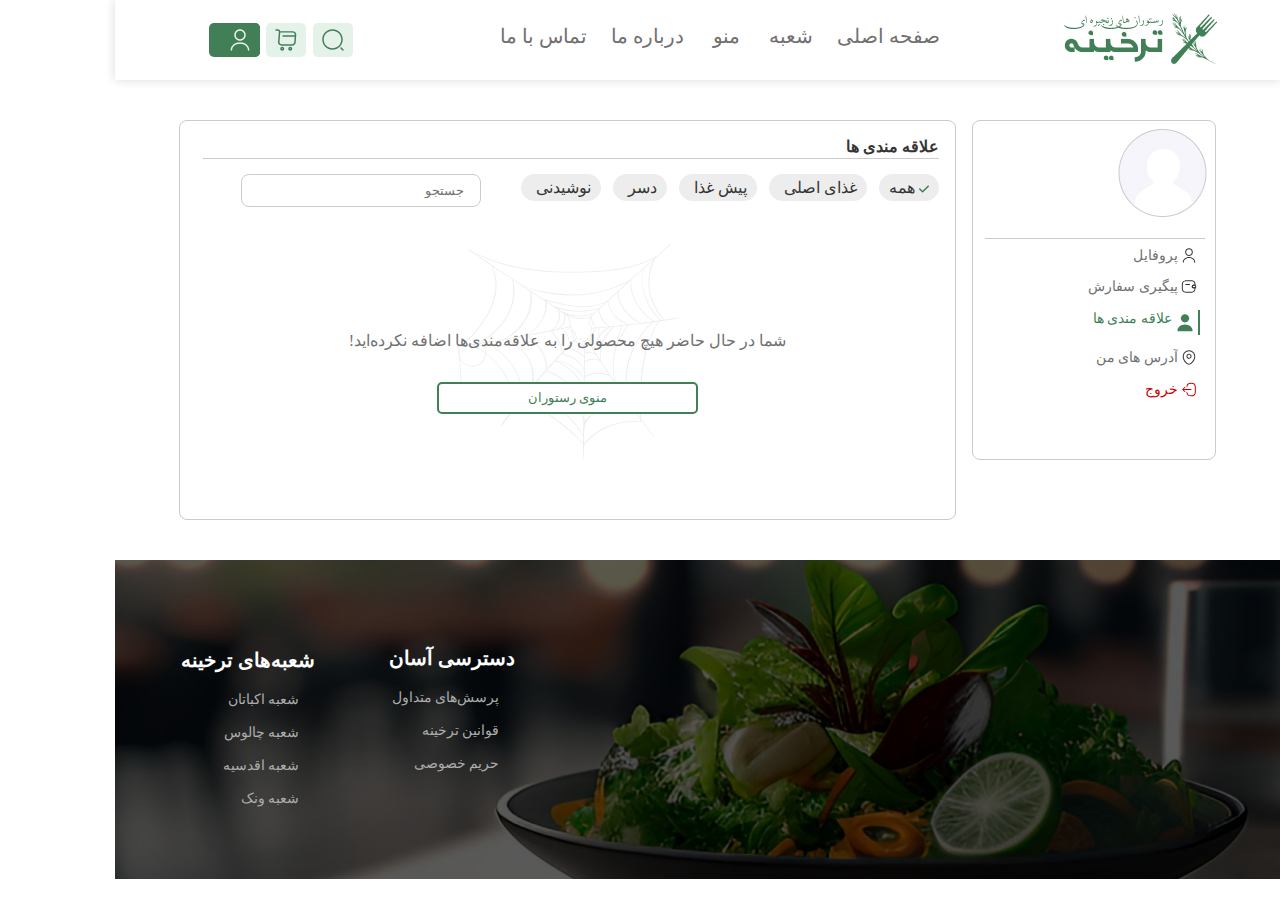
<file: empty-interest.html>
<!DOCTYPE html>
<html lang="en">
  <head>
    <meta charset="UTF-8" />
    <meta name="viewport" content="width=device-width, initial-scale=1.0" />
    <title>Empty interest</title>
    <link rel="stylesheet" href="./designs/empty-interest.css" />
    <link
      rel="stylesheet"
      href="https://cdnjs.cloudflare.com/ajax/libs/font-awesome/6.4.2/css/all.min.css"
      integrity="sha512-z3gLpd7yknf1YoNbCzqRKc4qyor8gaKU1qmn+CShxbuBusANI9QpRohGBreCFkKxLhei6S9CQXFEbbKuqLg0DA=="
      crossorigin="anonymous"
      referrerpolicy="no-referrer"
    />
  </head>
  <body>
    <nav>
      <div class="logo">
        <img src="./designs/assets/Logo.png" alt="logo-tarkhine" />
      </div>
      <div class="header-state">
        <ul class="header-sections">
          <li class="main">
            <a href="./index.html" style="color: #717171">صفحه اصلی</a>
          </li>
          <li class="branch">
            <a href="./branch.html">شعبه<i class="fas fa-chevron-down"></i></a>
            <div class="branch-items">
              <a>اکباتان</a>
              <a>چالوس</a>
              <a>اقدسیه</a>
              <a>ونک</a>
            </div>
          </li>
          <li class="menu">
            <a href="./menu.html">منو<i class="fas fa-chevron-down"></i></a>
            <div class="menu-items">
              <a href="">غذای اصلی</a>
              <a href="">پیش غذا</a>
              <a href="">دسر</a>
              <a href="">نوشیدنی</a>
            </div>
          </li>
          <li class="about-us">درباره ما</li>
          <li class="contact"><a href="contact.html"> تماس با ما</a></li>
        </ul>
      </div>
      <div class="icons">
        <img src="./designs/assets/search-normal.svg" alt="search" />
        <img src="./designs/assets/shopping-cart.svg" alt="shopping-cart" />
        <div class="user-icon-container">
          <div class="user-icon">
            <img src="./designs/assets/userWhite.svg" alt="user" />
            <i class="fas fa-chevron-down"></i>
          </div>
          <div class="user-items">
            <a href="./profile.html"
              ><img
                src="./designs/assets/userSVG.svg"
                alt="user-icon"
              />پروفایل</a
            >
            <a href=""
              ><img src="./designs/assets/wallet-2.svg" alt="wallet-2" />پیگیری
              سفارش</a
            >
            <a href=""
              ><img src="./designs/assets/heartSVG.svg" alt="heart" />علاقه مندی
              ها</a
            >
            <a href=""
              ><img src="./designs/assets/locationSVG.svg" alt="location" />آدرس
              های من</a
            >
            <a href=""
              ><img src="./designs/assets/logoutSVG.svg" alt="logout" />خروج از
              سایت</a
            >
          </div>
        </div>
      </div>
    </nav>

    <section class="profile">
      <div class="profile-container">
        <div class="panel-group">
          <div class="avatar">
            <img src="./designs/assets/Ellipse 18.jpg" alt="profile-pic" />
            <div class="avatar-info">
              <p class="profile-name">کاربر ترخینه</p>
              <p class="profile-number">۰۹۱۴ ۸۶۴ ۳۳۵۰</p>
            </div>
          </div>
          <span class="horizantal-line"></span>
          <div class="group-items">
            <a href="./profile.html"
              ><img
                src="./designs/assets/userSVG.svg"
                alt="user-icon"
              />پروفایل</a
            >
            <a href=""
              ><img src="./designs/assets/wallet-2.svg" alt="wallet-2" />پیگیری
              سفارش</a
            >
            <a href="./empty-interest.html">
              <span class="profile-line"></span>
              <img src="./designs/assets/heartGreen.svg" alt="heart" />علاقه
              مندی ها</a
            >
            <a href=""
              ><img src="./designs/assets/locationSVG.svg" alt="location" />آدرس
              های من</a
            >
            <a href=""
              ><img src="./designs/assets/logoutRedSVG.svg" alt="logout" />خروج
            </a>
          </div>
        </div>

        <div class="form-sec">
          <p class="form-title">علاقه مندی ها</p>
          <span class="second-horizantal-line"></span>

          <div class="top-sec">
            <div class="btns">
              <button class="btn">
                <img src="./designs/assets/checkmark.svg" alt="checkmark" />
                همه
              </button>
              <button class="btn">غذای اصلی<i class="fas fa-chevron-left"></i></button>

              <button class="btn">پیش غذا<i class="fas fa-chevron-left"></i></button>
              <button class="btn">دسر<i class="fas fa-chevron-left"></i></button>
              <button class="btn">نوشیدنی<i class="fas fa-chevron-left"></i></button>
            </div>
            <div class="search-input">
              <input
                type="search"
                name="search"
                id="search"
                placeholder="جستجو"
              />
              <i class="fa fa-search"></i>
            </div>
          </div>
          <div class="bottom-sec"></div>
          <div class="center-bottom-sec">
            <p class="info">
              شما در حال حاضر هیچ محصولی را به علاقه‌مندی‌ها اضافه نکرده‌اید!
            </p>
            <button class="menu-btn">منوی رستوران</button>
          </div>
        </div>
      </div>
    </section>

    <footer>
      <div class="contact">
        <p class="title">دسترسی آسان</p>
        <a href="#">پرسش‌های متداول</a>
        <a href="#">قوانین ترخینه</a>
        <a href="#">حریم خصوصی</a>
      </div>
      <div class="footer-branch">
        <p class="title">شعبه‌های ترخینه</p>
        <a href="#">شعبه اکباتان</a>
        <a href="#">شعبه چالوس</a>
        <a href="#">شعبه اقدسیه</a>
        <a href="#">شعبه ونک</a>
      </div>
    </footer>
    <script src="./designs/js/empty-interest.js"></script>
  </body>
</html>
</file>
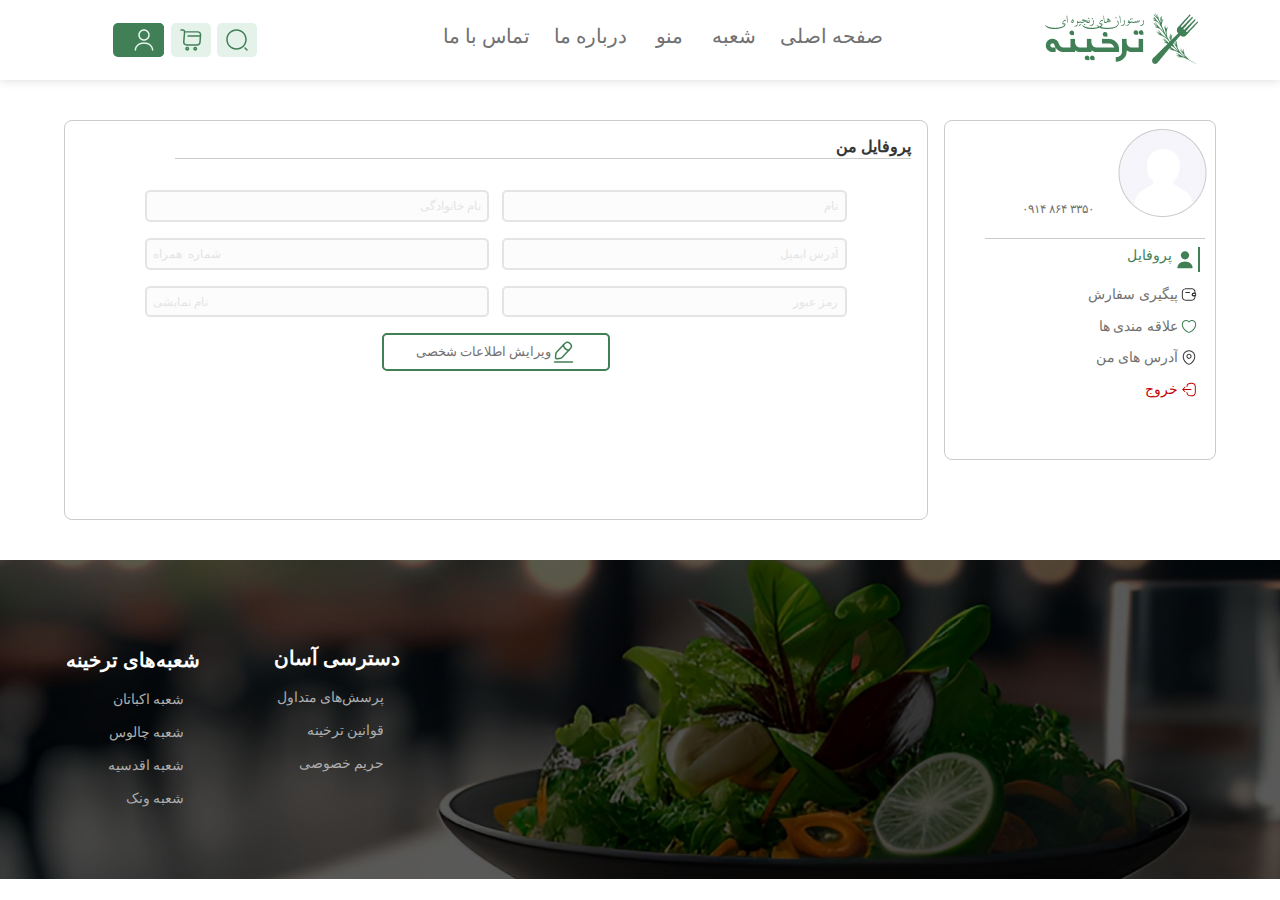
<file: profile.html>
<!DOCTYPE html>
<html>
  <head>
    <meta charset="utf-8" />
    <meta http-equiv="X-UA-Compatible" content="IE=edge" />
    <title>Profile</title>
    <meta name="viewport" content="width=device-width, initial-scale=1" />
    <link
      rel="stylesheet"
      type="text/css"
      media="screen"
      href="./designs/profile.css"
    />
    <link
      rel="stylesheet"
      href="https://cdnjs.cloudflare.com/ajax/libs/font-awesome/6.4.2/css/all.min.css"
      integrity="sha512-z3gLpd7yknf1YoNbCzqRKc4qyor8gaKU1qmn+CShxbuBusANI9QpRohGBreCFkKxLhei6S9CQXFEbbKuqLg0DA=="
      crossorigin="anonymous"
      referrerpolicy="no-referrer"
    />
  </head>
  <body>
    <nav>
      <div class="logo">
        <img src="./designs/assets/Logo.png" alt="logo-tarkhine" />
      </div>
      <div class="header-state">
        <ul class="header-sections">
          <li class="main">
            <a href="./index.html" style="color: #717171">صفحه اصلی</a>
          </li>
          <li class="branch">
            <a href="./branch.html">شعبه<i class="fas fa-chevron-down"></i></a>
            <div class="branch-items">
              <a>اکباتان</a>
              <a>چالوس</a>
              <a>اقدسیه</a>
              <a>ونک</a>
            </div>
          </li>
          <li class="menu">
            <a href="./menu.html">منو<i class="fas fa-chevron-down"></i></a>
            <div class="menu-items">
              <a href="">غذای اصلی</a>
              <a href="">پیش غذا</a>
              <a href="">دسر</a>
              <a href="">نوشیدنی</a>
            </div>
          </li>
          <li class="about-us">درباره ما</li>
          <li class="contact"><a href="contact.html">تماس با ما</a></li>
        </ul>
      </div>
      <div class="icons">
        <img src="./designs/assets/search-normal.svg" alt="search" />
        <img src="./designs/assets/shopping-cart.svg" alt="shopping-cart" />
        <div class="user-icon-container">
          <div class="user-icon">
            <img src="./designs/assets/userWhite.svg" alt="user" />
            <i class="fas fa-chevron-down"></i>
          </div>
          <div class="user-items">
            <a href="./profile.html"
              ><img
                src="./designs/assets/userSVG.svg"
                alt="user-icon"
              />پروفایل</a
            >
            <a href=""
              ><img src="./designs/assets/wallet-2.svg" alt="wallet-2" />پیگیری
              سفارش</a
            >
            <a href=""
              ><img src="./designs/assets/heartSVG.svg" alt="heart" />علاقه مندی
              ها</a
            >
            <a href=""
              ><img src="./designs/assets/locationSVG.svg" alt="location" />آدرس
              های من</a
            >
            <a href=""
              ><img src="./designs/assets/logoutSVG.svg" alt="logout" />خروج از
              سایت</a
            >
          </div>
        </div>
      </div>
    </nav>

    <section class="profile">
      <div class="profile-container">
        <div class="panel-group">
          <div class="avatar">
            <img src="./designs/assets/Ellipse 18.jpg" alt="profile-pic" />
            <div class="avatar-info">
              <p class="profile-name">کاربر ترخینه</p>
              <p class="profile-number">۰۹۱۴ ۸۶۴ ۳۳۵۰</p>
            </div>
          </div>
          <span class="horizantal-line"></span>
          <div class="group-items">
            <a href="./profile.html"
              ><span class="profile-line"></span
              ><img
                src="./designs/assets/userGreenSVG.svg"
                alt="user-icon"
              />پروفایل</a
            >
            <a href=""
              ><img src="./designs/assets/wallet-2.svg" alt="wallet-2" />پیگیری
              سفارش</a
            >
            <a href="./empty-interest.html"
              ><img src="./designs/assets/heartSVG.svg" alt="heart" />علاقه مندی
              ها</a
            >
            <a href=""
              ><img src="./designs/assets/locationSVG.svg" alt="location" />آدرس
              های من</a
            >
            <a href=""
              ><img src="./designs/assets/logoutRedSVG.svg" alt="logout" />خروج
            </a>
          </div>
        </div>

        <div class="form-sec">
          <p class="form-title">پروفایل من</p>
          <span class="second-horizantal-line"></span>
          <form>
            <input
              type="text"
              name="firstName"
              id="firstName"
              placeholder="نام"
              disabled
            />
            <input
              type="text"
              name="lastName"
              id="lastName"
              placeholder="نام خانوادگی"
              disabled
            />
            <input
              type="email"
              name="email"
              id="email"
              placeholder="آدرس ایمیل"
              disabled
            />
            <input
              type="text"
              name="number"
              id="number"
              placeholder="شماره  همراه"
              dir="ltr"
              disabled
            />
            <input
              type="password"
              name="password"
              id="password"
              placeholder="رمز عبور"
              disabled
            />
            <input
              type="text"
              name="displayName"
              id="displayName"
              dir="ltr"
              placeholder="نام نمایشی"
              disabled
            />
          </form>
          <button class="editBtn" href="./empty-interest.html">
            <img src="./designs/assets/editBtnSVG.svg" alt="editBtn" />
            <a href=""> ویرایش اطلاعات شخصی </a>
          </button>
        </div>
      </div>
    </section>

    <footer>
      <div class="contact">
        <p class="title">دسترسی آسان</p>
        <a href="#">پرسش‌های متداول</a>
        <a href="#">قوانین ترخینه</a>
        <a href="#">حریم خصوصی</a>
      </div>
      <div class="footer-branch">
        <p class="title">شعبه‌های ترخینه</p>
        <a href="#">شعبه اکباتان</a>
        <a href="#">شعبه چالوس</a>
        <a href="#">شعبه اقدسیه</a>
        <a href="#">شعبه ونک</a>
      </div>
    </footer>
    <script type="module" src="./designs/js/profile.js" defer></script>
  </body>
</html>
</file>
<file: designs/index.css>
@import url("https://v1.fontapi.ir/css/Estedad:200;300;500;700");
@font-face {
  font-family: "Yekan";
  src: url(./assets/YEKAN\ PLUS.TTF) format("truetype");
}

:root {
  --bgColor: #ffffff;
  --grey: #717171;
  --lightGrey: #adadad;
  --darkGrey: #353535;
  --primary: #417f56;
  --greenTint: #e5f2e9;
}

* {
  box-sizing: border-box;
  margin: 0;
  padding: 0;
}

body {
  min-width: 1160px;
  min-height: 2123;
  direction: rtl;
  display: flex;
  flex-direction: column;
  font-family: "Estedad";
  font-weight: 300;
  overflow-x: hidden;
}

nav {
  width: 100%;
  height: 115px;
  background-color: var(--bgColor);
  display: flex;
  flex-wrap: wrap;
  justify-content: space-around;
  align-items: center;
}

.header-sections {
  display: flex;
  flex-direction: row;
  margin-bottom: 0.5rem;
}

li {
  margin-left: 1rem;
  list-style: none;
  color: var(--grey);
  font-size: 20px;
  padding: 2rem 0;
}
li a {
  display: flex;
  align-items: center;
}

.branch-items a:hover,
.menu-items a:hover,
.user-items a:hover {
  color: #417f56;
  font-weight: bold;
}
a {
  color: var(--grey);
  text-decoration: none;
  position: relative;
}
.branch-items {
  display: none !important;
  width: 132px;
  position: absolute;
  display: flex;
  flex-direction: column;
  left: 53%;
  top: 15%;
  color: var(--darkGrey);
  background-color: var(--bgColor);
  border-radius: 5px;
  font-size: 14px;
  font-weight: 400;
  box-shadow: 0 6px 10px 6px rgba(0, 0, 0, 0.1);
  z-index: 1;
}

.branch-items a {
  border-bottom: 1px solid var(--lightGrey);
  padding: 8px;
  text-align: right;
  cursor: pointer;
}

.menu-items {
  display: none !important;
  width: 132px;
  position: absolute;
  display: flex;
  flex-direction: column;
  left: 40%;
  top: 15%;
  color: var(--darkGrey);
  background-color: var(--bgColor);
  border-radius: 5px;
  font-size: 14px;
  font-weight: 400;
  box-shadow: 0 6px 10px 6px rgba(0, 0, 0, 0.1);
  z-index: 1;
}

.menu-items a {
  border-bottom: 1px solid var(--lightGrey);
  padding: 8px;
  text-align: right;
  cursor: pointer;
}

.menu:hover .menu-items {
  display: block !important;
}

.branch:hover .branch-items {
  display: block !important;
}

.about-us {
  cursor: pointer;
}
.fas {
  font-size: 10px;
  margin-right: 5px;
}
.icons {
  display: flex;
  flex-direction: row;
}
.icons img {
  background-color: var(--greenTint);
  padding: 0.3rem 0.5rem;
  border-radius: 5px;
  margin-left: 0.4rem;
  cursor: pointer;
}
.user-icon-container {
  position: relative;
}
.user-icon {
  background-color: var(--greenTint);
  border-radius: 5px;
  display: flex;
  justify-content: center;
  cursor: pointer;
}

.user-icon-container:hover .user-items {
  display: block !important;
  transition: all 0.5s ease-in-out;
}
.user-icon i {
  color: var(--primary);
  position: relative;
  left: 10px;
  top: 12px;
  display: none;
}

.user-icon:hover i {
  display: block;
}

.user-items {
  display: none !important;
  width: 144px;
  position: absolute;
  display: flex;
  flex-direction: column;
  top: 120%;
  left: 15%;
  color: var(--darkGrey);
  background-color: var(--bgColor);
  border-radius: 5px;
  font-size: 14px;
  font-weight: 400;
  box-shadow: 0 6px 10px 6px rgba(0, 0, 0, 0.1);
  z-index: 1;
}

.user-items a {
  display: flex;
  padding: 4px;
  border-bottom: 1px solid var(--lightGrey);
  text-align: right;
  cursor: pointer;
}
.user-items img {
  background-color: var(--bgColor);
  margin-left: 0;
  padding: 0 0.2rem;
  position: relative;
}

/************************** Modal */
.backdrop {
  display: none;
  width: 100%;
  height: 100%;
  z-index: 5;
  position: fixed;
  top: 0;
  left: 0;
  background-color: rgba(0, 0, 0, 0.5);
  overflow: auto;
}
.modal {
  position: fixed;
  width: 390px;
  height: 300px;
  left: 50%;
  top: 50%;
  transform: translate(-50%, -50%);
  background-color: var(--bgColor);
  border-radius: 8px;
  padding: 1rem;
  z-index: 10;
}
.modal .logo {
  display: flex;
  justify-content: center;
}
.modal .logo span {
  font-size: 2rem;
  position: relative;
  top: -1rem;
  right: 10rem;
  color: var(--grey);
  cursor: pointer;
}

.modal .logo img {
  width: 100px;
  position: absolute;
}

.login-title {
  text-align: center;
  font-weight: 400;
}
.login-title p:first-child {
  color: var(--darkGrey);
}
.login-title p:last-child {
  color: var(--grey);
  font-size: 12px;
}
.modal fieldset {
  width: 340px;
  margin-right: 0.5rem;
  border-radius: 3px;
  border: 1px solid var(--darkGrey);
}
.modal legend {
  margin-right: 1rem;
  font-family: "Estedad";
  color: var(--darkGrey);
  font-size: 12px;
  padding: 0 2px;
}
.modal input {
  width: 100%;
  border: none;
  direction: ltr;
  font-family: "yekan";
  font-size: 18px;
  color: var(--grey);
  padding-left: 1rem;
}

.modal input:focus {
  outline: none;
  padding-left: 1rem;
}
.modal button {
  background-color: #ededed;
  color: var(--lightGrey);

  border: none;
  border-radius: 3px;
  font-family: "Estedad";
  width: 340px;
  height: 40px;
  text-align: center;
  margin: 0.7rem 0.5rem 0.6rem 0;
  cursor: pointer;
}
.enable-btn {
  background-color: var(--primary) !important;
  color: var(--bgColor) !important;
}
.rules {
  font-size: 12px;
  text-align: center;
}
.rules a {
  color: var(--primary);
}

/************************* search modal */
.search-modal {
  position: fixed;
  top: 50%;
  left: 50%;
  transform: translate(-50%, -50%);
  text-align: center;
  width: 500px;
  height: 230px;
  background-color: var(--bgColor);
  border-radius: 5px;
  z-index: 10;
}
.search-title {
  display: flex;
  align-items: center;

  border-radius: 5px 5px 0 0;
  background-color: #ededed;
}
.search-title p {
  color: var(--darkGrey);
  font-weight: 400;
  margin-right: 45%;
}
.search-title span {
  color: var(--grey);
  font-size: 3rem;
  margin-right: 35%;
}
.search-content {
  margin-top: 1.5rem;
}
.search-content p {
  font-weight: 400;
  color: var(--darkGrey);
  font-size: 12px;
}
.search-content input {
  width: 60%;
  padding: 0.6rem 0;
  margin-top: 1rem;
  border-radius: 5px;
  outline: none;
  border: 2px solid var(--lightGrey);
}
.search-content input::placeholder {
  padding-right: 1rem;
}
.search-content input:focus {
  outline: none;
}
.search-content img {
  position: relative;
  left: 8%;
  top: 6px;
}
/************************* Slide bar */

.slider {
  width: 100%;
  max-width: 100%;
  height: 336px;
  position: relative;
  margin: auto;
  overflow: hidden;
}

.list img {
  vertical-align: middle;
  width: 100%;
  height: 100%;
  object-fit: cover;

}
.prev,
.next {
  cursor: pointer;
  position: absolute;
  top: 50%;
  width: auto;
  padding: 16px;
  margin-top: -52px;
  color: white;
  font-weight: bold;
  font-size: 18px;
  transition: 0.6s ease;
  border-radius: 0 3px 3px 0;
  user-select: none;
}

.next {
  right: 0;
  border-radius: 3px 0 0 3px;
  position: absolute;
  right: 96%;

}

.dot {
  cursor: pointer;
  height: 15px;
  width: 15px;
  margin: 0 2px;
  background-color: var(--grey);
  border-radius: 50%;
  display: inline-block;
  text-align: center;
  transition: background-color 0.6s ease;
}

.dot.active {
  background-color: var(--primary);
}

.list {
  position: absolute;
  top: 0;
  left: 0;
  height: 100%;
  display: flex;
  width: max-content;
  transition: 1s;
}


.top-sec {
  display: flex;
  justify-content: space-between;
  align-items: center;
  text-align: center;
  margin: 0 2rem;
  position: relative;
  top: 20%;
}

.slidebar-text {
  color: var(--greenTint);
  font-weight: 700;
  font-size: 40px;
  display: flex;
  text-align: center;
  margin: auto;
}

.order {
  color: var(--bgColor);
  background-color: var(--primary);
  font-family: "Estedad";
margin-top: 8rem;
  border: none;
  border-radius: 10px;
  padding: 8px 34px;
  font-size: 16px;
  font-weight: 500;
  cursor: pointer;

}

.button-container {

  display: flex;
  justify-content: center;
  position: relative;
 
}

.bullets {
  position: absolute;
  bottom: 0;
  right: 43.5%;
  background-color: var(--bgColor);
  width: 175px;
  height: 35px;
  border-radius: 7rem 7rem 0 0;
  text-align: center;
  vertical-align: middle;
 
}

/***************** Menu */

.title {
  color: var(--darkGrey);
  font-weight: 700;
  font-size: 24px;
  text-align: center;
  margin-bottom: 2.5rem;
}

.menu-container {
  display: flex;
  margin: 0 4rem;
  justify-content: center;
}
.menu-section {
  display: flex;
  flex-direction: column;
  justify-content: center;
  align-items: center;
  margin-left: 1rem;
}
.menu-section img {
  width: 240px;
  height: 240px;
}
.drink-img {
  position: relative;
  bottom: 3rem;
}

.img-container {
  background-color: var(--primary);
  height: 160px;
  width: 100%;
  position: relative;
  top: -30%;
  border-radius: 8px;
  border: 1px solid var(--primary);
  box-shadow: 0px 8px 8px rgba(0, 0, 0, 0.1);
  z-index: -1;
}

.menu-btns {
  position: relative;
  top: -34%;
  width: 155px;
  height: 48px;
  padding: 8px 16px;
  font-size: 20px;
  border-radius: 4px;
  border: none;
  box-shadow: 0px 5px 8px rgba(0, 0, 0, 0.19);
  color: var(--darkGrey);
  font-family: "Estedad";
  font-weight: 400;
  text-align: center;
  z-index: 1;
  cursor: pointer;
}
.menu-btns a {
  color: var(--darkGrey);
}

/************************* About */

.about {
  background-image: url(./assets/about.png);
  width: 100%;
  height: 390px;
  margin-top: -7rem;
  display: grid;
  grid-template-columns: 1fr 1fr;
  align-items: center;
}

.about .right-sec {
  margin: 0 4rem;
}

.about .left-sec {
  margin: 4rem 6rem;
}

.about .title {
  color: var(--bgColor);
  font-size: 24px;
  font-weight: 700;
  text-align: right;
}

.about .desc {
  color: var(--bgColor);
  font-size: 16px;
  font-weight: 400;
  word-wrap: break-word;
}

/********************* Branches */
.branch-title {
  color: var(--darkGrey);
  font-weight: 700;
  font-size: 24px;
  text-align: center;
  margin: 2rem 0 1rem 0;
}

.branches {
  display: grid;
  grid-template-columns: repeat(4, 1fr);
  column-gap: 1.3rem;
  margin: 0 4rem 3rem 6rem;
}

.branches .branch {
  text-align: center;
  border: 1px solid var(--lightGrey);
  border-radius: 0 0 8px 8px;
  cursor: pointer;
  padding-bottom: 1rem;
}

.branches .branch:hover {
  box-shadow: 0px 8px 8px rgba(0, 0, 0, 0.1);
  border: 2px solid var(--primary);
  border-radius: 8px;
}

.branch-img {
  width: 260px;
  height: auto;
  object-fit: contain;
  margin: 0 auto;
}

.branches .name {
  color: var(--darkGrey);
  font-size: 20px;
  font-weight: 600;
}

.branches .address {
  color: var(--grey);
  font-size: 14px;
  font-weight: 500;
}

/*************** Footer */

footer {
  width: 100%;
  height: 319px;
  background-image: url(./assets/Footer.png);
  background-position: top;
  background-size: cover;
  background-repeat: no-repeat;
  display: grid;
  grid-template-columns: repeat(2, 200px);
  justify-content: end;
}

footer .title {
  color: var(--bgColor);
  font-size: 20px;
  font-weight: 700;
  text-align: right;
  margin: 2rem 0 1.2rem 0;
}

footer a {
  color: var(--lightGrey);
  font-size: 14px;
  font-weight: 500;
  margin: 0 1rem 1rem 0;
}

.contact,
.footer-branch {
  display: flex;
  flex-direction: column;
  justify-content: center;
}

footer .contact {
  margin-top: -2.3rem;
}

/* @media only screen and (min-width: 1160px) {
  body {
    width: 100vw;
  }
  .slider{
    width: 100vw;
  }
} */
</file>
<file: designs/branch.css>
@import url("https://v1.fontapi.ir/css/Estedad:200;300;500;700");
@font-face {
  font-family: "Yekan";
  src: url(./assets/YEKAN\ PLUS.TTF) format("truetype");
}

:root {
  --bgColor: #ffffff;
  --grey: #717171;
  --lightGrey: #adadad;
  --darkGrey: #353535;
  --primary: #417f56;
  --greenTint: #e5f2e9;
}

* {
  box-sizing: border-box;
  margin: 0;
  padding: 0;
}

body {
  min-width: 1160px;
  min-height: 2123;
  direction: rtl;
  display: flex;
  flex-direction: column;
  font-family: "Estedad";
  font-weight: 300;
  overflow-x: hidden;
}

nav {
  /* position: fixed; */
  width: 100%;
  height: 115px;
  background-color: var(--bgColor);
  display: flex;
  justify-content: space-around;
  align-items: center;
}

.header-sections {
  display: flex;
  flex-direction: row;
  margin-bottom: 0.5rem;
}

li {
  margin-left: 1rem;
  list-style: none;
  color: var(--grey);
  font-size: 20px;
}
li a {
  display: flex;
  align-items: center;
}
a {
  color: var(--grey);
  text-decoration: none;
  position: relative;
}
.branch-items {
  display: none !important;
  width: 132px;
  position: absolute;
  display: flex;
  flex-direction: column;
  left: 53%;
  top: 15%;
  color: var(--darkGrey);
  background-color: var(--bgColor);
  border-radius: 5px;
  font-size: 14px;
  font-weight: 400;
  box-shadow: 0 6px 10px 6px rgba(0, 0, 0, 0.1);
  z-index: 1;
}

.branch-items a {
  border-bottom: 1px solid var(--lightGrey);
  padding: 8px;
  text-align: right;
  cursor: pointer;
}

.menu-items {
  display: none !important;
  width: 132px;
  position: absolute;
  display: flex;
  flex-direction: column;
  left: 40%;
  top: 15%;
  color: var(--darkGrey);
  background-color: var(--bgColor);
  border-radius: 5px;
  font-size: 14px;
  font-weight: 400;
  box-shadow: 0 6px 10px 6px rgba(0, 0, 0, 0.1);
  z-index: 1;
}

.menu-items a {
  border-bottom: 1px solid var(--lightGrey);
  padding: 8px;
  text-align: right;
  cursor: pointer;
}

.menu:hover .menu-items {
  display: block !important;
}

.branch:hover .branch-items {
  display: block !important;
}
.fas {
  font-size: 10px;
  margin-right: 5px;
}
.icons {
  display: flex;
  flex-direction: row;
}
.icons img {
  background-color: var(--greenTint);
  padding: 0.3rem 0.5rem;
  border-radius: 5px;
  margin-left: 0.4rem;
}
.user-icon-container {
  position: relative;
}
.user-icon {
  background-color: var(--greenTint);
  border-radius: 5px;
  display: flex;
  justify-content: center;
  cursor: pointer;
}

.user-icon-container:hover .user-items {
  display: block !important;
  transition: all 0.5s ease-in-out;
}
.user-icon i {
  color: var(--primary);
  position: relative;
  left: 10px;
  top: 12px;
  display: none;
}

.user-icon:hover i {
  display: block;
}

.user-items {
  display: none !important;
  width: 144px;
  position: absolute;
  display: flex;
  flex-direction: column;
  top: 120%;
  left: 15%;
  color: var(--darkGrey);
  background-color: var(--bgColor);
  border-radius: 5px;
  font-size: 14px;
  font-weight: 400;
  box-shadow: 0 6px 10px 6px rgba(0, 0, 0, 0.1);
  z-index: 1;
}

.user-items a {
  display: flex;
  padding: 4px;
  border-bottom: 1px solid var(--lightGrey);
  text-align: right;
  cursor: pointer;
}
.user-items img {
  background-color: var(--bgColor);
  margin-left: 0;
  padding: 0 0.2rem;
  position: relative;
}

/************************* Slide bar */

.slider {
  width: 100%;
  max-width: 100%;
  height: 336px;
  position: relative;
  margin: auto;
  overflow: hidden;
}

.list img {
  vertical-align: middle;
  width: 100%;
  height: 100%;
  object-fit: cover;
}
.prev,
.next {
  cursor: pointer;
  position: absolute;
  top: 50%;
  width: auto;
  padding: 16px;
  margin-top: -52px;
  color: white;
  font-weight: bold;
  font-size: 18px;
  transition: 0.6s ease;
  border-radius: 0 3px 3px 0;
  user-select: none;
}

.next {
  right: 0;
  border-radius: 3px 0 0 3px;
  position: absolute;
  right: 96%;
}

.dot {
  cursor: pointer;
  height: 15px;
  width: 15px;
  margin: 0 2px;
  background-color: var(--grey);
  border-radius: 50%;
  display: inline-block;
  text-align: center;
  transition: background-color 0.6s ease;
}

.dot.active {
  background-color: var(--primary);
}

.list {
  position: absolute;
  top: 0;
  left: 0;
  height: 100%;
  display: flex;
  width: max-content;
  transition: 1s;
}

.slider .top-section {
  display: flex;
  justify-content: space-between;
  align-items: center;
  text-align: center;
  margin: 0 2rem;
  position: relative;
  top: 20%;
}

.slidebar-text {
  color: var(--greenTint);
  font-weight: 700;
  font-size: 40px;
  display: flex;
  text-align: center;
  margin: auto;
}

.order {
  color: var(--bgColor);
  background-color: var(--primary);
  font-family: "Estedad";
  margin-top: 8rem;
  border: none;
  border-radius: 10px;
  padding: 8px 34px;
  font-size: 16px;
  font-weight: 500;
  cursor: pointer;
}

.button-container {
  display: flex;
  justify-content: center;
  position: relative;
}

.bullets {
  position: absolute;
  bottom: 0;
  right: 43.5%;
  background-color: var(--bgColor);
  width: 175px;
  height: 35px;
  border-radius: 7rem 7rem 0 0;
  text-align: center;
  vertical-align: middle;
}

/************* Special and Fav and Foreign box */

h1 {
  margin-right: 4rem;
}

.special-box,
.foreign-box,
.customer-preview {
  width: 100vw;
  height: 433px;
  display: flex;
  margin: 0 auto;
  flex-direction: row;
  justify-content: center;
  margin-top: 1rem;
}
.fav-box {
  background-color: var(--primary);
  display: flex;
  padding: 4rem 1.8rem 2rem 0;
  margin-bottom: 2rem;
}
.fav-box .box-container {
  background-color: var(--bgColor);
}
.fav-title {
  color: var(--bgColor);
  position: relative;
  top: 4rem;
  right: 1rem;
}
.box-container {
  border: 1px solid var(--grey);
  border-radius: 8px;
  width: 290px;
  margin-left: 1rem;
}

.food-title {
  color: var(--darkGrey);
  font-size: 20px;
  font-weight: 600;
  text-align: center;
}

.top-sec {
  display: flex;
  
  margin: .4rem 0;
}
.top-sec .add-to-fav {
  display: flex;
  margin-right: .8rem;
  align-items: center;
  
}
.add-to-fav p {
  font-size: 10px;
  font-weight: 400;
  color: var(--lightGrey);
  margin-left: 4rem;
  margin-right: .3rem;
}
.add-to-fav img {
  cursor: pointer;

}

.top-sec .price-box {
  display: flex;
}
.price-box .offprice {
  font-size: 10px;
  font-weight: 400;
  color: var(--lightGrey);
  text-decoration: line-through;
}
.discount {
  font-size: 10px;
  font-weight: 400;
  color: #c30000;
  background-color: #f9efef;
  margin-right: 0.5rem;
}
.discount span {
  font-size: 8px;
  font-family: "Estedad";
}
.price-box,
.last-price,
.star-box {
  font-family: "yekan";
}
.bottom-sec {
  display: flex;
}
.star-box {
  display: flex;
  margin-right: 0.8rem;
  align-items: center;
}
.star-box img {
  width: 1.3rem;
  height: 1.2rem;
}
.star-point {
  font-size: 10px;
  color: var(--lightGrey);
  margin: 0 0.3rem 0 6rem;
}
.star-box p {
  text-align: center;
}
.bottom-sec .last-price {
  display: flex;
}
.bottom-sec {
  margin-bottom: 1rem;
}
.add-to-cart {
  background-color: var(--primary);
  font-family: "Estedad";
  border: none;
  border-radius: 5px;
  color: var(--bgColor);
  width: 90%;
  padding: 3px;
  margin: 0 0.8rem 0.8rem 0;
  cursor: pointer;
}

/*************** Go to menu button */
.go-to-menu {
  background-color: var(--bgColor);
  border: 2px solid var(--primary);
  border-radius: 5px;
  width: 11rem;
  display: flex;
  position: relative;
  right: 42%;
  padding: 0.3rem 0.5rem;
  margin: 3rem 0;
}
.go-to-menu a {
  display: flex;
}
.go-to-menu button {
  border: none;
  background-color: var(--bgColor);
  color: var(--primary);
  font-family: "Estedad";
  padding-right: 0.4rem;
  cursor: pointer;
}

h2 {
  color: var(--darkGrey);
  text-align: center;
  margin-bottom: 1rem;
}

/*************** branch info */

.branch-info {
  width: 780px;
  height: 130px;
  display: flex;
  justify-content: center;
  align-items: center;
  gap: 1rem;
  border: 4px solid var(--primary);
  border-radius: 8px;
  background-color: var(--bgColor);
  position: relative;
  right: 16%;
  top: -2rem;
  margin-bottom: 1rem;
}

.branch-info div {
  width: 200px;
  text-align: center;
}

/*********************** Customer preview */
.customer-preview {
  margin-bottom: -9rem;
}
.customer {
  margin-left: 2rem;
  border: 1px solid var(--lightGrey);
  border-radius: 5px;
  width: 600px;
  height: 200px;
  padding: 1rem;
}
.profile {
  display: flex;
  flex-direction: column;
}
.profile img {
  width: 90px;
}

.pic-name {
  margin-top: 0.5rem;
}
.opinion {
  width: 410px;
  position: relative;
  right: 25%;
  top: -50%;
  font-size: 16px;
  font-weight: 400;
  color: var(--darkGrey);
}

.date-container {
  display: flex;
  justify-content: space-between;
  position: relative;
  top: -45%;
}
.date {
  margin-top: -0.6rem;
  color: var(--grey);
  font-size: 14px;
  font-weight: 400;
}

.star-rate {
  font-family: "Yekan";
  display: flex;
  align-items: center;
  margin-left: 1.5rem;
}
.star-rate img {
  width: 1rem;
  margin-left: 0.2rem;
}

/*************** Footer */

footer {
  width: 100vw;
  height: 319px;
  background-image: url(./assets/Footer.png);
  background-position: top;
  background-size: cover;
  background-repeat: no-repeat;
  display: grid;
  grid-template-columns: repeat(2, 200px);
  justify-content: end;
}

footer .title {
  color: var(--bgColor);
  font-size: 20px;
  font-weight: 700;
  text-align: right;
  margin: 2rem 0 1.2rem 0;
}

footer a {
  color: var(--lightGrey);
  font-size: 14px;
  font-weight: 500;
  margin: 0 1rem 1rem 0;
}

.contact,
.footer-branch {
  display: flex;
  flex-direction: column;
  justify-content: center;
}

footer .contact {
  margin-top: -2.3rem;
}
</file>
<file: designs/edit-profile.css>
@import url("https://v1.fontapi.ir/css/Estedad:200;300;500;700");

:root {
  --bgColor: #ffffff;
  --grey: #717171;
  --lightGrey: #adadad;
  --veryLightGrey: #cbcbcb;
  --darkGrey: #353535;
  --primary: #417f56;
  --greenTint: #e5f2e9;
  --red: #c30000;
}

* {
  box-sizing: border-box;
  margin: 0;
  padding: 0;
}

body {
  min-width: 1165px;
  min-height: 2123;
  direction: rtl;
  display: flex;
  flex-direction: column;
  font-family: "Estedad";
  font-weight: 300;
  overflow-x: hidden;
}

nav {
  /* position: fixed; */
  width: 100%;
  height: 80px;
  background-color: var(--bgColor);
  display: flex;
  justify-content: space-around;
  align-items: center;
  box-shadow: 0px 0px 10px rgba(0, 0, 0, 0.15);
}

.header-sections {
  display: flex;
  flex-direction: row;
  margin-bottom: 0.5rem;
}

li {
  margin-left: 1.5rem;
  list-style: none;
  color: var(--grey);
  font-size: 20px;
}
li a {
  display: flex;
  align-items: center;
}
a {
  color: var(--grey);
  text-decoration: none;
  position: relative;
}
.branch-items {
  display: none !important;
  width: 132px;
  position: absolute;
  display: flex;
  flex-direction: column;
  left: 53%;
  top: 15%;
  color: var(--darkGrey);
  background-color: var(--bgColor);
  border-radius: 5px;
  font-size: 14px;
  font-weight: 400;
  box-shadow: 0 6px 10px 6px rgba(0, 0, 0, 0.1);
  z-index: 1;
}

.branch-items a {
  border-bottom: 1px solid var(--lightGrey);
  padding: 8px;
  text-align: right;
  cursor: pointer;
}

.menu-items {
  display: none !important;
  width: 132px;
  position: absolute;
  display: flex;
  flex-direction: column;
  left: 40%;
  top: 15%;
  color: var(--darkGrey);
  background-color: var(--bgColor);
  border-radius: 5px;
  font-size: 14px;
  font-weight: 400;
  box-shadow: 0 6px 10px 6px rgba(0, 0, 0, 0.1);
  z-index: 1;
}

.menu-items a {
  border-bottom: 1px solid var(--lightGrey);
  padding: 8px;
  text-align: right;
  cursor: pointer;
}

.menu:hover .menu-items {
  display: block !important;
}

.branch:hover .branch-items {
  display: block !important;
}
.fas {
  font-size: 10px;
  margin-right: 5px;
}
.icons {
  display: flex;
  flex-direction: row;
  margin-left: 2rem;
}
.icons img {
  background-color: var(--greenTint);
  padding: 0.3rem 0.5rem;
  border-radius: 5px;
  margin-left: 0.4rem;
}
.user-icon-container {
  position: relative;
}
.user-icon img {
  background-color: var(--primary);
}
.user-icon {
  background-color: var(--primary);
  border-radius: 5px;
  display: flex;
  justify-content: center;
  cursor: pointer;
}

.user-icon-container:hover .user-items {
  display: block !important;
  transition: all 0.5s ease-in-out;
}
.user-icon i {
  color: var(--bgColor);
  position: relative;
  left: 10px;
  top: 12px;
}

.user-items {
  display: none !important;
  width: 144px;
  position: absolute;
  display: flex;
  flex-direction: column;
  top: 120%;
  left: 15%;
  color: var(--darkGrey);
  background-color: var(--bgColor);
  border-radius: 5px;
  font-size: 14px;
  font-weight: 400;
  box-shadow: 0 6px 10px 6px rgba(0, 0, 0, 0.1);
  z-index: 1;
}

.user-items a {
  display: flex;
  padding: 4px;
  border-bottom: 1px solid var(--lightGrey);
  text-align: right;
  cursor: pointer;
}
.user-items img {
  background-color: var(--bgColor);
  margin-left: 0;
  padding: 0 0.2rem;
  position: relative;
}

/************************ Profile */

.profile {
  margin-top: 2.5rem;
}
.profile-container {
  display: flex;
  justify-content: center;
  margin: 0 4rem;
}
.panel-group {
  width: 288px;
  height: 340px;
  border: 1px solid var(--veryLightGrey);
  border-radius: 8px;
}
.panel-group .avatar {
  display: flex;
  align-items: end;
  margin: 0.5rem;
}

.avatar-info {
  margin-right: 1.5rem;
}

.profile-name {
  color: var(--darkGrey);
  font-size: 16px;
  font-weight: 400;
}

.profile-number {
  color: var(--grey);
  font-size: 12px;
  font-weight: 400;
  direction: ltr;
}

.profile .horizantal-line {
  display: inline-block;
  width: 220px;
  height: 1px;
  background-color: var(--veryLightGrey);
  margin-right: 0.6rem;
}

.second-horizantal-line {
  display: inline-block;
  width: 736px;
  height: 1px;
  background-color: var(--veryLightGrey);
  margin-bottom: 0.7rem;
}

.group-items {
  display: flex;
  flex-direction: column;
  color: var(--darkGrey);
  background-color: var(--bgColor);
  font-size: 14px;
  font-weight: 400;
}

.group-items a {
  display: flex;
  padding: 4px 15px;
  text-align: right;
  cursor: pointer;
  margin-bottom: 0.4rem;
}
.group-items img {
  background-color: var(--bgColor);
  margin-left: 0;
  padding: 0 0.2rem;
  position: relative;
}
.group-items a:first-child {
  color: var(--primary);
}
.group-items a:last-child {
  color: var(--red);
}
.profile-line {
  display: inline-block;
  width: 2px;
  height: 25px;
  background-color: var(--primary);
}

.form-sec {
  width: 912px;
  height: 400px;
  border: 1px solid var(--veryLightGrey);
  border-radius: 8px;
  margin: 0 1rem 2.5rem 0;
  padding: 1rem;
}

.form-title {
  color: var(--darkGrey);
  font-weight: 700;
}

.form-sec form {
  display: grid;
  grid-template-columns: 1fr 1fr;
  column-gap: 0.8rem;
  margin: 1rem 4rem 0 4rem;
}

fieldset {
  height: 2.8rem;
  border-radius: 5px;
  border: 2px solid var(--lightGrey);
  margin-bottom: 1rem;
  display: flex;
  align-items: end;
}
legend {
  color: var(--lightGrey);
  margin-right: 14px;
  padding: 0 4px;
  font-size: 0.8rem;
}

input {
  background-color: var(--bgColor);
  padding-right: 0.7rem;
  border: none;
  text-align: right;
  font-family: "Estedad";
}

input:focus {
  border: none;
  outline: none;
}


.buttons {
  text-align: left;
  margin-left: 4rem;
}
button {
  cursor: pointer;
  font-family: "Estedad";
}
.save {
  padding: 0.3rem 1rem;
  border: none;
  border-radius: 5px;
  background-color: var(--primary);
  color: var(--bgColor);
  margin-right: 1rem;
}

.exit {
 
  background-color: var(--bgColor);
  border: 1px solid var(--primary);
  border-radius: 5px;
  padding: 0.3rem 2rem;
}
.exit a{
  color: var(--primary);
}

/************************* Footer */
footer {
  width: 100%;
  height: 319px;
  background-image: url(./assets/Footer.png);
  background-position: top;
  background-size: cover;
  background-repeat: no-repeat;
  display: grid;
  grid-template-columns: repeat(2, 200px);
  justify-content: end;
}

footer .title {
  color: var(--bgColor);
  font-size: 20px;
  font-weight: 700;
  text-align: right;
  margin: 2rem 0 1.2rem 0;
}

footer a {
  color: var(--lightGrey);
  font-size: 14px;
  font-weight: 500;
  margin: 0 1rem 1rem 0;
}

.contact,
.footer-branch {
  display: flex;
  flex-direction: column;
  justify-content: center;
}

footer .contact {
  margin-top: -2.3rem;
}
</file>
<file: designs/empty-interest.css>
@import url("https://v1.fontapi.ir/css/Estedad:200;300;500;700");

:root {
  --bgColor: #ffffff;
  --grey: #717171;
  --lightGrey: #adadad;
  --veryLightGrey: #cbcbcb;
  --darkGrey: #353535;
  --primary: #417f56;
  --secondry: #ededed;
  --greenTint: #e5f2e9;
  --red: #c30000;
}

* {
  box-sizing: border-box;
  margin: 0;
  padding: 0;
}

body {
  width: 1165px;
  height: 2123;
  direction: rtl;
  display: flex;
  flex-direction: column;
  font-family: "Estedad";
  font-weight: 300;
  overflow-x: hidden;
}

nav {
  /* position: fixed; */
  width: 100%;
  height: 80px;
  background-color: var(--bgColor);
  display: flex;
  justify-content: space-around;
  align-items: center;
  box-shadow: 0px 0px 10px rgba(0, 0, 0, 0.15);
}

.header-sections {
  display: flex;
  flex-direction: row;
  margin-bottom: 0.5rem;
}

li {
  margin-left: 1.5rem;
  list-style: none;
  color: var(--grey);
  font-size: 20px;
}
li a {
  display: flex;
  align-items: center;
}
a {
  color: var(--grey);
  text-decoration: none;
  position: relative;
}
.branch-items {
  display: none !important;
  width: 132px;
  position: absolute;
  display: flex;
  flex-direction: column;
  left: 53%;
  top: 12%;
  color: var(--darkGrey);
  background-color: var(--bgColor);
  border-radius: 5px;
  font-size: 14px;
  font-weight: 400;
  box-shadow: 0 6px 10px 6px rgba(0, 0, 0, 0.1);
  z-index: 1;
}

.branch-items a {
  border-bottom: 1px solid var(--lightGrey);
  padding: 8px;
  text-align: right;
  cursor: pointer;
}

.menu-items {
  display: none !important;
  width: 132px;
  position: absolute;
  display: flex;
  flex-direction: column;
  left: 42%;
  top: 12%;
  color: var(--darkGrey);
  background-color: var(--bgColor);
  border-radius: 5px;
  font-size: 14px;
  font-weight: 400;
  box-shadow: 0 6px 10px 6px rgba(0, 0, 0, 0.1);
  z-index: 1;
}

.menu-items a {
  border-bottom: 1px solid var(--lightGrey);
  padding: 8px;
  text-align: right;
  cursor: pointer;
}

.menu:hover .menu-items {
  display: block !important;
}

.branch:hover .branch-items {
  display: block !important;
}
.fas {
  font-size: 10px;
  margin-right: 5px;
}
.icons {
  display: flex;
  flex-direction: row;
  margin-left: 2rem;
}
.icons img {
  background-color: var(--greenTint);
  padding: 0.3rem 0.5rem;
  border-radius: 5px;
  margin-left: 0.4rem;
}
.user-icon-container {
  position: relative;
}
.user-icon img {
  background-color: var(--primary);
}
.user-icon {
  background-color: var(--primary);
  border-radius: 5px;
  display: flex;
  justify-content: center;
  cursor: pointer;
}

.user-icon-container:hover .user-items {
  display: block !important;
  transition: all 0.5s ease-in-out;
}
.user-icon i {
  color: var(--bgColor);
  position: relative;
  left: 10px;
  top: 12px;
}

.user-items {
  display: none !important;
  width: 144px;
  position: absolute;
  display: flex;
  flex-direction: column;
  top: 120%;
  left: 15%;
  color: var(--darkGrey);
  background-color: var(--bgColor);
  border-radius: 5px;
  font-size: 14px;
  font-weight: 400;
  box-shadow: 0 6px 10px 6px rgba(0, 0, 0, 0.1);
  z-index: 1;
}

.user-items a {
  display: flex;
  padding: 4px;
  border-bottom: 1px solid var(--lightGrey);
  text-align: right;
  cursor: pointer;
}
.user-items img {
  background-color: var(--bgColor);
  margin-left: 0;
  padding: 0 0.2rem;
  position: relative;
}

.profile {
  margin-top: 2.5rem;
}
.profile-container {
  display: flex;
  justify-content: center;
  margin: 0 4rem;
}
.panel-group {
  width: 288px;
  height: 340px;
  border: 1px solid var(--veryLightGrey);
  border-radius: 8px;
}
.panel-group .avatar {
  display: flex;
  align-items: end;
  margin: 0.5rem;
}

.avatar-info {
  margin-right: 1.5rem;
}

.profile-name {
  color: var(--darkGrey);
  font-size: 16px;
  font-weight: 400;
}

.profile-number {
  color: var(--grey);
  font-size: 12px;
  font-weight: 400;
  direction: ltr;
}

.profile .horizantal-line {
  display: inline-block;
  width: 220px;
  height: 1px;
  background-color: var(--veryLightGrey);
  margin-right: 0.6rem;
}

.second-horizantal-line {
  display: inline-block;
  width: 736px;
  height: 1px;
  background-color: var(--veryLightGrey);
  margin-bottom: 0.7rem;
}

.group-items {
  display: flex;
  flex-direction: column;
  color: var(--darkGrey);
  background-color: var(--bgColor);
  font-size: 14px;
  font-weight: 400;
}

.group-items a {
  display: flex;
  padding: 4px 15px;
  text-align: right;
  cursor: pointer;
  margin-bottom: 0.4rem;
}
.group-items img {
  background-color: var(--bgColor);
  margin-left: 0;
  padding: 0 0.2rem;
  position: relative;
}
.group-items a:nth-child(3) {
  color: var(--primary);
}
.group-items a:last-child {
  color: var(--red);
}
.profile-line {
  display: inline-block;
  width: 2px;
  height: 25px;
  background-color: var(--primary);
}

.form-sec {
  width: 912px;
  height: 400px;
  border: 1px solid var(--veryLightGrey);
  border-radius: 8px;
  margin: 0 1rem 2.5rem 0;
  padding: 1rem;
}

.form-title {
  color: var(--darkGrey);
  font-weight: 700;
}

.top-sec {
  display: flex;
  flex-direction: row;
  
}

.btns button {
  border: none;
  background-color: var(--secondry);
  color: var(--darkGrey);
  padding: 4px 10px;
  font-family: "Estedad";
  font-size: 16px;
  font-weight: 400;
  border-radius: 64px;
  margin-left: .5rem;
  cursor: pointer;
}

.btns button:focus {
  background-color: var(--greenTint);
  color: var(--primary);
}

#search{
    border: 1px solid var(--veryLightGrey);
    border-radius: 8px;
    padding: 8px 16px;
    margin-right: 2rem;
    width: 240px;
}

.search-input{
    position: relative;
}
.search-input i{
    position: absolute;
    top: 20%;
    left: 5%;
    color: var(--lightGrey);
}
.bottom-sec{
    background-image: url(./assets/spider.png);
    background-repeat: no-repeat;
    background-position: center bottom ;
    margin-top: 2rem;
    height: 60%;
}

.center-bottom-sec{
    text-align: center;
    display: flex;
    flex-direction: column;
    align-items: center;
    margin-top: -8rem;
    z-index: 1;
}

.center-bottom-sec p{
    margin-bottom: 2rem;
    color: var(--grey);
    font-weight: 400;
}

.center-bottom-sec button{
    border: 2px solid var(--primary);
    border-radius: 5px;
    background-color: var(--bgColor);
    color: var(--primary);
    width: 35%;
    padding: 6px 0;
    font-family: "Estedad";
    cursor: pointer;
}

/************************* Footer */
footer {
  width: 100%;
  height: 319px;
  background-image: url(./assets/Footer.png);
  background-position: top;
  background-size: cover;
  background-repeat: no-repeat;
  display: grid;
  grid-template-columns: repeat(2, 200px);
  justify-content: end;
}

footer .title {
  color: var(--bgColor);
  font-size: 20px;
  font-weight: 700;
  text-align: right;
  margin: 2rem 0 1.2rem 0;
}

footer a {
  color: var(--lightGrey);
  font-size: 14px;
  font-weight: 500;
  margin: 0 1rem 1rem 0;
}

.contact,
.footer-branch {
  display: flex;
  flex-direction: column;
  justify-content: center;
}

footer .contact {
  margin-top: -2.3rem;
}
</file>
<file: designs/profile.css>
@import url("https://v1.fontapi.ir/css/Estedad:200;300;500;700");

:root {
  --bgColor: #ffffff;
  --grey: #717171;
  --lightGrey: #adadad;
  --veryLightGrey:#CBCBCB;
  --darkGrey: #353535;
  --primary: #417f56;
  --greenTint: #e5f2e9;
  --red: #c30000;
}

* {
  box-sizing: border-box;
  margin: 0;
  padding: 0;
}

body {
  min-width: 1165px;
  min-height: 2123;
  direction: rtl;
  display: flex;
  flex-direction: column;
  font-family: "Estedad";
  font-weight: 300;
  overflow-x: hidden;
}

nav {
  /* position: fixed; */
  width: 100%;
  height: 80px;
  background-color: var(--bgColor);
  display: flex;
  justify-content: space-around;
  align-items: center;
  box-shadow: 0px 0px 10px rgba(0, 0, 0, 0.15);
}

.header-sections {
  display: flex;
  flex-direction: row;
  margin-bottom: 0.5rem;
}

li {
  margin-left: 1.5rem;
  list-style: none;
  color: var(--grey);
  font-size: 20px;
}
li a {
  display: flex;
  align-items: center;
}
a {
  color: var(--grey);
  text-decoration: none;
  position: relative;
}
.branch-items {
  display: none !important;
  width: 132px;
  position: absolute;
  display: flex;
  flex-direction: column;
  left: 53%;
  top: 15%;
  color: var(--darkGrey);
  background-color: var(--bgColor);
  border-radius: 5px;
  font-size: 14px;
  font-weight: 400;
  box-shadow: 0 6px 10px 6px rgba(0, 0, 0, 0.1);
  z-index: 1;
}

.branch-items a {
  border-bottom: 1px solid var(--lightGrey);
  padding: 8px;
  text-align: right;
  cursor: pointer;
}

.menu-items {
  display: none !important;
  width: 132px;
  position: absolute;
  display: flex;
  flex-direction: column;
  left: 40%;
  top: 15%;
  color: var(--darkGrey);
  background-color: var(--bgColor);
  border-radius: 5px;
  font-size: 14px;
  font-weight: 400;
  box-shadow: 0 6px 10px 6px rgba(0, 0, 0, 0.1);
  z-index: 1;
}

.menu-items a {
  border-bottom: 1px solid var(--lightGrey);
  padding: 8px;
  text-align: right;
  cursor: pointer;
}

.menu:hover .menu-items {
  display: block !important;
}

.branch:hover .branch-items {
  display: block !important;
}
.fas {
  font-size: 10px;
  margin-right: 5px;
}
.icons {
  display: flex;
  flex-direction: row;
  margin-left: 2rem;
}
.icons img {
  background-color: var(--greenTint);
  padding: 0.3rem 0.5rem;
  border-radius: 5px;
  margin-left: 0.4rem;
}
.user-icon-container {
  position: relative;
}
.user-icon img {
  background-color: var(--primary);
}
.user-icon {
  background-color: var(--primary);
  border-radius: 5px;
  display: flex;
  justify-content: center;
  cursor: pointer;
}

.user-icon-container:hover .user-items {
  display: block !important;
  transition: all 0.5s ease-in-out;
}
.user-icon i {
  color: var(--bgColor);
  position: relative;
  left: 10px;
  top: 12px;
}

.user-items {
  display: none !important;
  width: 144px;
  position: absolute;
  display: flex;
  flex-direction: column;
  top: 120%;
  left: 15%;
  color: var(--darkGrey);
  background-color: var(--bgColor);
  border-radius: 5px;
  font-size: 14px;
  font-weight: 400;
  box-shadow: 0 6px 10px 6px rgba(0, 0, 0, 0.1);
  z-index: 1;
}

.user-items a {
  display: flex;
  padding: 4px;
  border-bottom: 1px solid var(--lightGrey);
  text-align: right;
  cursor: pointer;
}
.user-items img {
  background-color: var(--bgColor);
  margin-left: 0;
  padding: 0 0.2rem;
  position: relative;
}

/********************* Profile */
.profile {
  margin-top: 2.5rem;
}
.profile-container {
  display: flex;
  justify-content: center;
  margin: 0 4rem;
}
.panel-group {
  width: 288px;
  height: 340px;
  border: 1px solid var(--veryLightGrey);
  border-radius: 8px;
}
.panel-group .avatar {
  display: flex;
  align-items: end;
  margin: 0.5rem;
}

.avatar-info {
  margin-right: 1.5rem;
}

.profile-name {
  color: var(--darkGrey);
  font-size: 16px;
  font-weight: 400;
}

.profile-number {
  color: var(--grey);
  font-size: 12px;
  font-weight: 400;
  direction: ltr;
}

.profile .horizantal-line {
  display: inline-block;
  width: 220px;
  height: 1px;
  background-color: var(--veryLightGrey);
  margin-right: 0.6rem;
}

.second-horizantal-line {
  display: inline-block;
  width: 736px;
  height: 1px;
  background-color: var(--veryLightGrey);
  margin-bottom: 0.7rem;
}

.group-items {
  display: flex;
  flex-direction: column;
  color: var(--darkGrey);
  background-color: var(--bgColor);
  font-size: 14px;
  font-weight: 400;
}

.group-items a {
  display: flex;
  padding: 4px 15px;
  text-align: right;
  cursor: pointer;
  margin-bottom: 0.4rem;
}
.group-items img {
  background-color: var(--bgColor);
  margin-left: 0;
  padding: 0 0.2rem;
  position: relative;
}
.group-items a:first-child {
  color: var(--primary);
}
.group-items a:last-child {
  color: var(--red);
}
.profile-line {
  display: inline-block;
  width: 2px;
  height: 25px;
  background-color: var(--primary);
}

.form-sec {
  width: 912px;
  height: 400px;
  border: 1px solid var(--veryLightGrey);
  border-radius: 8px;
  margin: 0 1rem 2.5rem 0;
  padding: 1rem;
}

.form-title {
  color: var(--darkGrey);
  font-weight: 700;
}

.form-sec form {
  display: grid;
  grid-template-columns: 1fr 1fr;
  column-gap: 0.8rem;
  margin: 1rem 4rem 0 4rem;
}

form input{
    padding: .4rem;
    border-radius: 5px;
    border: 2px solid var(--veryLightGrey) ;
    margin-bottom: 1rem;
    opacity: .5;
}

input::placeholder{
    color: var(--veryLightGrey);
    font-family: 'Estedad';
    font-size: 12px;
    font-weight: 400;
}

.editBtn{
   display: flex;
   align-items: center;
   margin: auto;
   border: 2px solid var(--primary);
   border-radius: 5px;
   color: var(--primary);
   font-family: "Estedad";
   background-color: var(--bgColor);
   padding: .3rem 2rem;
   cursor: pointer;

}


/********************* Footer */

footer {
  width: 100%;
  height: 319px;
  background-image: url(./assets/Footer.png);
  background-position: top;
  background-size: cover;
  background-repeat: no-repeat;
  display: grid;
  grid-template-columns: repeat(2, 200px);
  justify-content: end;
}

footer .title {
  color: var(--bgColor);
  font-size: 20px;
  font-weight: 700;
  text-align: right;
  margin: 2rem 0 1.2rem 0;
}

footer a {
  color: var(--lightGrey);
  font-size: 14px;
  font-weight: 500;
  margin: 0 1rem 1rem 0;
}

.contact,
.footer-branch {
  display: flex;
  flex-direction: column;
  justify-content: center;
}

footer .contact {
  margin-top: -2.3rem;
}
</file>
